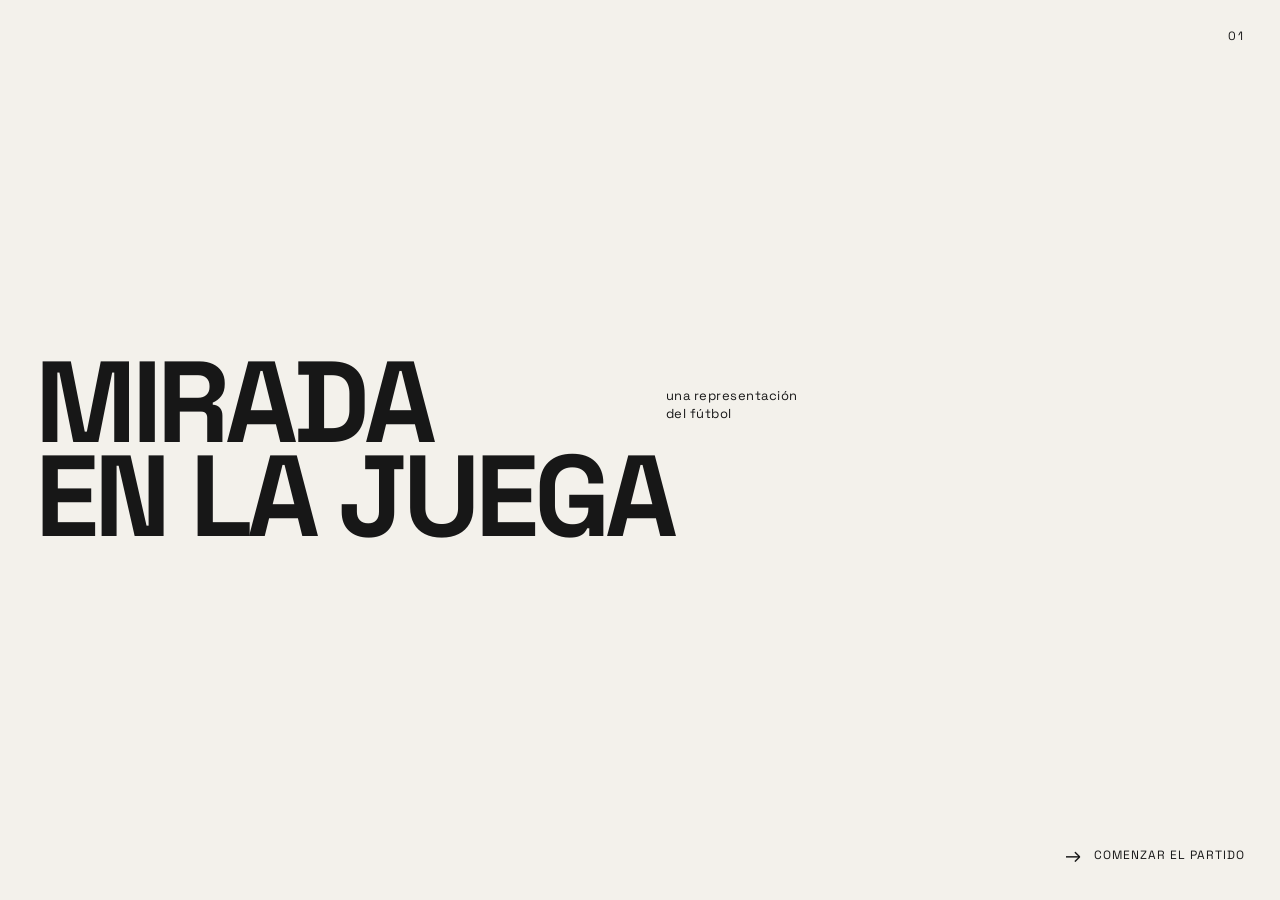
<file: index.html>
<!DOCTYPE html>
<html lang="es">

<head>
   <link rel="icon" href="imagenes/miradaenla-juega.png">
    <meta charset="UTF-8">
    <title>MIRADA EN LA JUEGA</title>

    <link rel="preconnect" href="https://fonts.googleapis.com">
    <link rel="preconnect" href="https://fonts.gstatic.com" crossorigin>
    <link href="https://fonts.googleapis.com/css2?family=Space+Grotesk:wght@400;500;600;700&display=swap" rel="stylesheet">

    <link rel="stylesheet" href="css/estilo.css">
</head>

<body>

    <div class="inicio">
        <div class="numero">01</div>
        <div class="titulo">
    <p>MIRADA</p>
    <p>EN LA JUEGA</p>
</div>
        <div class="subtitulo">
            una representación<br>
            del fútbol
        </div>

        <button id="comenzar">
            <span>→</span>
            COMENZAR EL PARTIDO
        </button>
    </div>


    <video id="partido">
        <source src="videos/partidoo.mp4" type="video/mp4">
    </video>

    <audio id="sonidoInterferencia" src="sonidos/interferenciaa.wav"></audio>
    <audio id="sonidoGol" src="sonidos/sonido.wav"></audio>

    <div id="interferencia"></div>

    <div id="pregunta">
        Si no podemos ver el acontecimiento, ¿Cómo podemos volver a él?
    </div>

    <div id="gol">
        <span>G</span>
        <span>O</span>
        <span>O</span>
        <span>O</span>
        <span>O</span>
        <span>O</span>
        <span>O</span>
        <span>L</span>
    </div>

    <div id="cancha">
        <div class="linea-medio"></div>
        <div class="circulo-medio"></div>
        <div class="area area-izquierda"></div>
        <div class="area area-derecha"></div>
        <div class="portería porteria-izquierda"></div>
        <div class="portería porteria-derecha"></div>

        <div class="jugador jugador-1"></div>
        <div class="jugador jugador-2"></div>
        <div class="jugador jugador-3"></div>
        <div class="jugador jugador-4"></div>
        <div class="jugador jugador-5"></div>
    </div>

    <img id="personaje" src="imagenes/jugador.png">

    
    <div id="introduccion">
        <div class="numero-intro">
            03
        </div>
        <div class="titulo-intro">
            ¿CÓMO RECORDAMOS LA JUGADA?
        </div>
        <div class="texto-intro">
            Una jugada pasa una vez.
            Pero podemos volver a ella de muchas formas.<br>
           ¿Qué cambia cada vez que una jugada se representa?
        </div>

        <button id="continuarCroquis">
            <span>→</span>
            SEGUIR LA JUGADA
        </button>
    </div>

    <script src="js/script.js"></script>

</body>

</html>
</file>
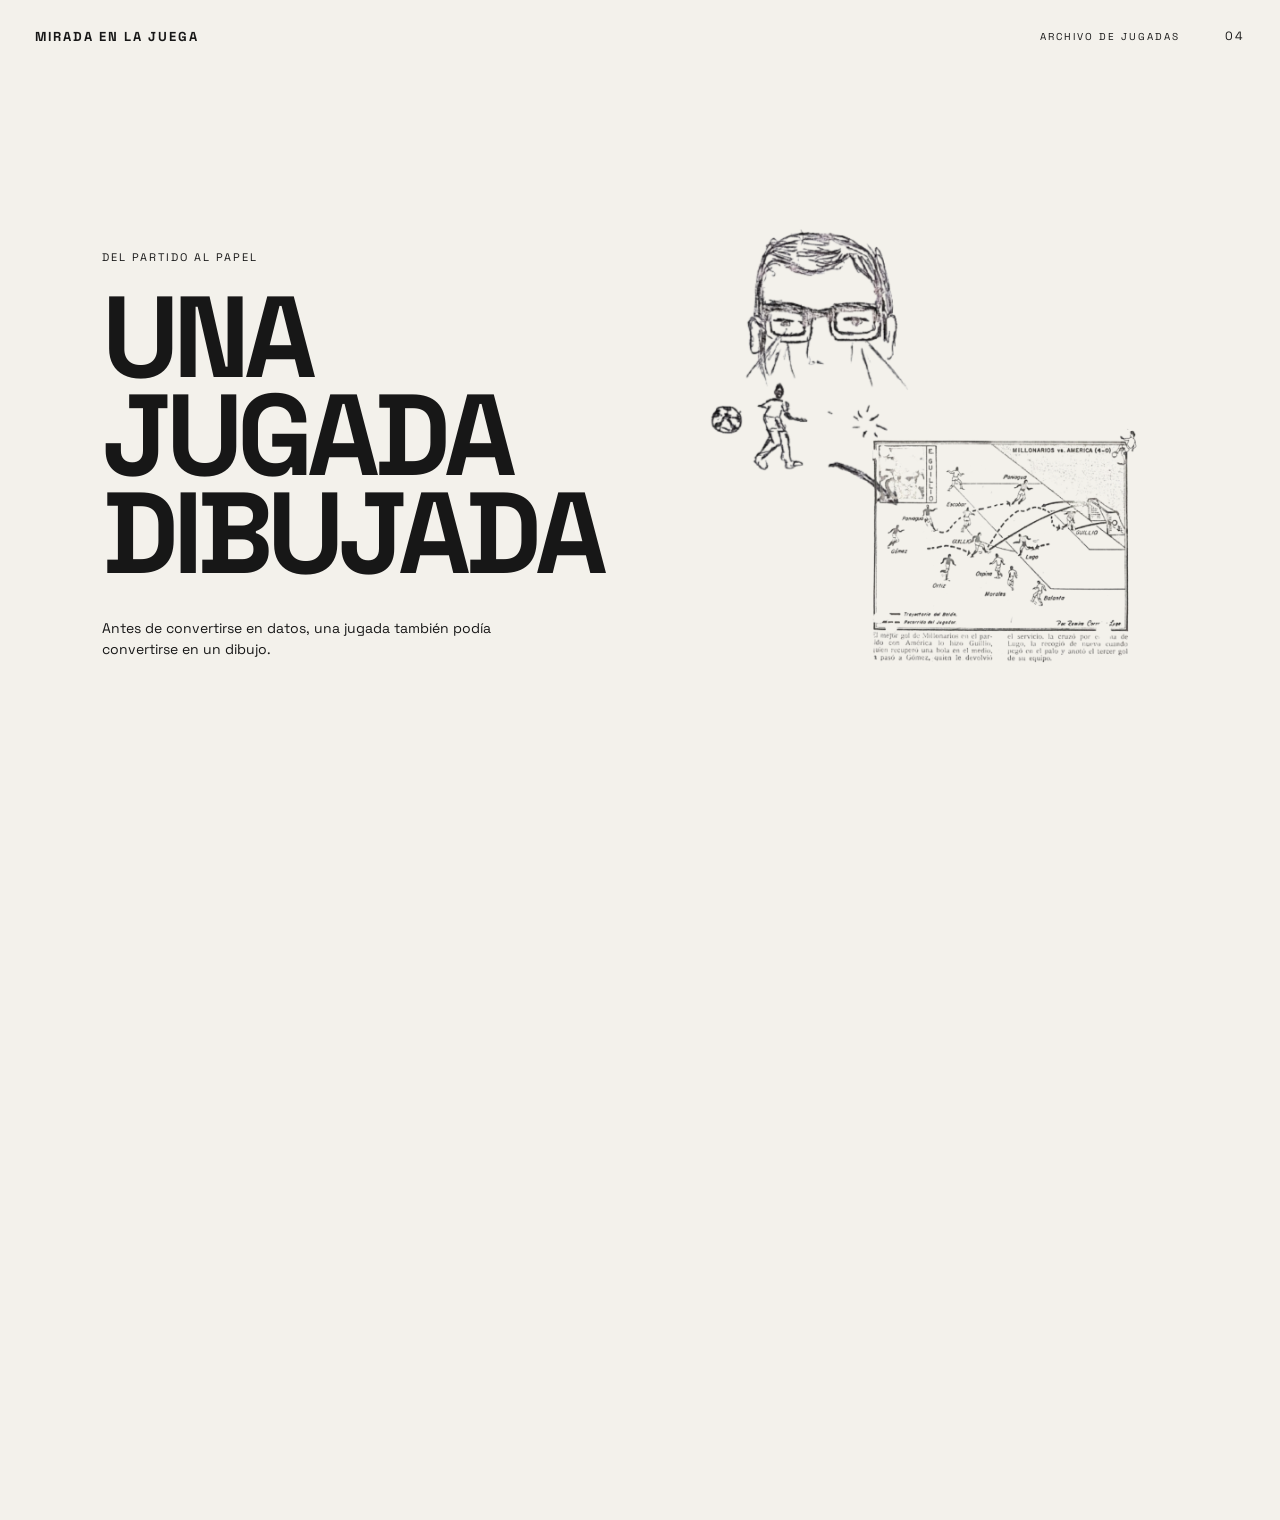
<file: croquis.html>
<!DOCTYPE html>
<html lang="es">

<head>
    <link rel="icon" href="imagenes/miradaenla-juega.png">
    <meta charset="UTF-8">

    <title>Mirada en la juega — Croquis</title>

    <link rel="preconnect" href="https://fonts.googleapis.com">
    <link rel="preconnect" href="https://fonts.gstatic.com" crossorigin>

    <link href="https://fonts.googleapis.com/css2?family=Space+Grotesk:wght@400;500;600;700&display=swap" rel="stylesheet">

    <link rel="stylesheet" href="css/croquis.css">
</head>

<body>
    <div class="numero-croquis">
        04
    </div>

    <header class="encabezado-croquis">

        <div class="marca">
            MIRADA EN LA JUEGA
        </div>

        <div class="etiqueta">
            ARCHIVO DE JUGADAS
        </div>

    </header>

    <main>

        <section class="composicion-seccion">


            <div class="intro-croquis">

                <div class="texto-pequeno">
                    DEL PARTIDO AL PAPEL
                </div>

                <h1>
                    UNA JUGADA<br>
                    DIBUJADA
                </h1>

                <p>
                    Antes de convertirse en datos, una jugada también podía
                    convertirse en un dibujo.
                </p>

            </div>

       


<div class="visor-croquis">

    <img 
        class="composicion-croquis"
        
        src="imagenes/composicioncroquis.png"
        alt="Representación de una jugada de fútbol"
    >

    <div class="continuar-croquis">
    <span>↓</span>
</div>

    <div class="punto-jugador punto-1"></div>
    <div class="punto-jugador punto-2"></div>

<div class="texto-panagua">

    <div class="etiqueta-panagua">
        PANAGUA
    </div>

<p>
    Este recorrido muestra la <strong>excelencia gráfica </strong> croquis, pues
con unas pocas flechas y posiciones, podemos entender el desplazamiento
 de un jugador dentro de una jugada.
</p>

<p>
    Del partido completo, se selecciona un momento y se transforma
    en una serie de posiciones sobre el papel.
</p>

</div>
</div>
</div>

        <div class="texto-balon">

            <div class="etiqueta-balon">
                BALÓN
            </div>

            <p>
            La trayectoria del balón resume una parte de la jugada en una sola línea.
            </p>

            <p>
                Para mostrar ese recorrido, el croquis tiene que elegir qué momentos conservar y cuáles dejar por fuera.
            </p>

        </div>

    </section>

    <div id="archivo-contenedor"></div>

</main>


<script src="js/croquis.js"></script>

</body>
</html>
</file>
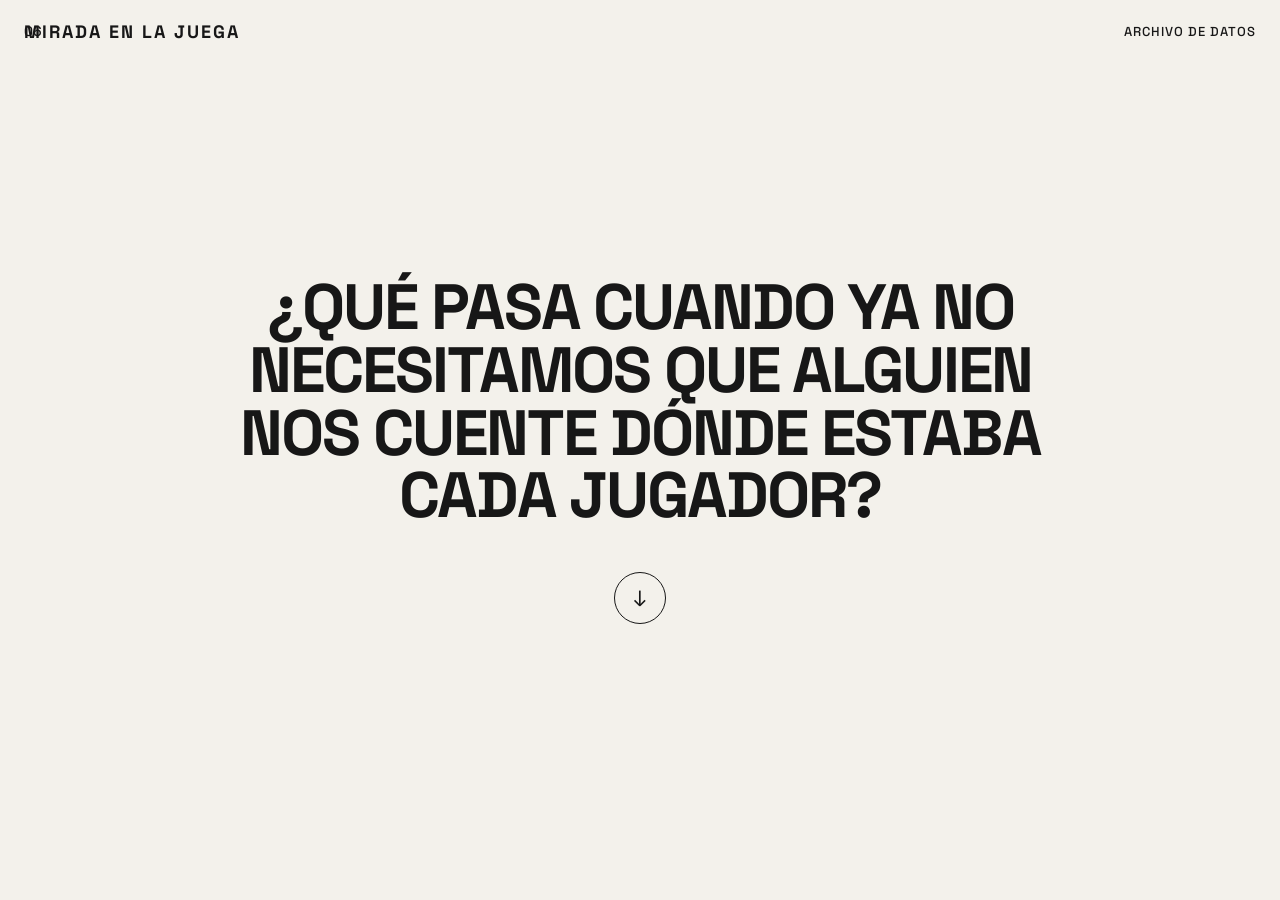
<file: datos.html>
<!DOCTYPE html>
<html lang="es">

<head>
    <link rel="icon" href="imagenes/miradaenla-juega.png">
    <meta charset="UTF-8">
    <meta name="viewport" content="width=device-width, initial-scale=1.0">

    <title>Mirada en la juega — Datos</title>

    <link rel="preconnect" href="https://fonts.googleapis.com">
    <link rel="preconnect" href="https://fonts.gstatic.com" crossorigin>

    <link
        href="https://fonts.googleapis.com/css2?family=Space+Grotesk:wght@400;500;600;700&display=swap"
        rel="stylesheet"
    >

    <link rel="stylesheet" href="css/datos.css">
</head>

<body>

    <div class="numero-datos">06</div>

    <header class="encabezado-datos">
        <div class="marca">MIRADA EN LA JUEGA</div>
        <div class="etiqueta">ARCHIVO DE DATOS</div>
    </header>


    <main class="contenedor-datos">

        <!-- PREGUNTA DE ENTRADA -->

        <section
            class="entrada-datos"
            id="entrada-datos"
        >

            <div class="pregunta-datos">
                ¿QUÉ PASA CUANDO YA NO NECESITAMOS
                QUE ALGUIEN NOS CUENTE
                DÓNDE ESTABA CADA JUGADOR?
            </div>

            <button
                class="flecha-entrada"
                id="flecha-entrada"
                aria-label="Continuar"
            >
                ↓
            </button>

        </section>


        

        <section
            class="experiencia-datos"
            id="experiencia-datos"
        >

            <div class="titulo-experiencia">
                YA PODEMOS REGISTRARLO.
            </div>


           

            <div
                class="cancha-datos"
                id="cancha-datos"
            >

                <div class="linea-central"></div>

                <div class="circulo-central"></div>

                <div class="area area-izquierda"></div>
                <div class="area area-derecha"></div>

                <div class="portería porteria-izquierda"></div>
                <div class="portería porteria-derecha"></div>


                

                <div
                    class="jugador-dato jugador-1"
                    data-jugador="1"
                ></div>

                <div
                    class="jugador-dato jugador-2"
                    data-jugador="2"
                ></div>

                <div
                    class="jugador-dato jugador-3"
                    data-jugador="3"
                ></div>

                <div
                    class="jugador-dato jugador-4"
                    data-jugador="4"
                ></div>

                <div
                    class="jugador-dato jugador-5"
                    data-jugador="5"
                ></div>

                <div
                    class="jugador-dato jugador-6"
                    data-jugador="6"
                ></div>


               

                <div
                    class="balon-dato"
                    id="balon-dato"
                >
                    ·
                </div>

            </div>


            <div
                class="info-tracking"
                id="info-tracking"
            >

                <div class="etiqueta-tracking">
                    TRACKING
                </div>

                <div class="texto-tracking">
                    El sistema registra la posición
                    de los jugadores durante la jugada.
                </div>

            </div>


            <div
                class="selector-datos"
                id="selector-datos"
            >

                <div class="pregunta-selector">
                    ¿QUÉ QUIERES VER DE LA JUGADA?
                </div>

                <div class="opciones-datos">

                    <button
                        class="opcion-dato"
                        data-modo="posicion"
                    >
                        POSICIÓN
                    </button>

                    <button
                        class="opcion-dato"
                        data-modo="recorrido"
                    >
                        RECORRIDO
                    </button>

                    <button
                        class="opcion-dato"
                        data-modo="pases"
                    >
                        PASES
                    </button>

                    <button
                        class="opcion-dato"
                        data-modo="zona"
                    >
                        ZONA
                    </button>

                </div>

            </div>



<div
    class="explicacion-dato"
    id="explicacion-dato"
>
    <div
        class="titulo-explicacion"
        id="titulo-explicacion"
    ></div>

    <p id="texto-explicacion"></p>
</div>

</section>


<div
    class="pregunta-limite"
    id="pregunta-limite"
>
    <div>
        ¿QUÉ QUEDA POR FUERA?
    </div>

    <button
        id="flecha-limite"
        class="flecha-limite"
        aria-label="Ver qué queda por fuera"
    >
        ↓
    </button>
</div>



            <section class="fuera-datos" id="fuera-datos">

    <div class="titulo-fuera">
        EL SISTEMA PUEDE REGISTRAR LA JUGADA.
    </div>

    <div class="subtitulo-fuera">
        PERO PARA CONVERTIRLA EN DATOS, HAY QUE DEJAR COSAS POR FUERA.
    </div>

    <div class="capas-fuera">

        <div class="capa-fuera capa-medible">
            <div class="etiqueta-capa">LO QUE PUEDE MEDIR</div>

            <div class="elementos-capa">
                <span>POSICIÓN</span>
                <span>VELOCIDAD</span>
                <span>DISTANCIA</span>
                <span>PASES</span>
                <span>ZONA</span>
            </div>
        </div>


        <div class="capa-fuera capa-invisible">
            <div class="etiqueta-capa">LO QUE NO PUEDE SABER SOLO CON ESO</div>

            <div class="elementos-capa">
                <span>INTENCIÓN</span>
                <span>DUDA</span>
                <span>DECISIÓN</span>
                <span>EMOCIÓN</span>
            </div>
        </div>


        <div class="capa-fuera capa-no-ocurrio">

            <div class="etiqueta-capa">
                LO QUE NO OCURRIÓ
            </div>

            <div class="frase-no-ocurrio">
                UNA DECISIÓN QUE CAMBIÓ<br>
                ANTES DE CONVERTIRSE EN ACCIÓN.
            </div>

        </div>

    </div>


    <div class="critica-datos">

    <div class="critica-principal">
        LO QUE SE MIDE
    </div>

    <div class="critica-secundaria">
        NO ES TODO LO QUE PASA
    </div>

</div>

<button
    class="flecha-cierre-datos"
    id="flecha-cierre-datos"
    aria-label="Continuar"
>
    ↓
</button>

</section>


<section class="cierre-datos" id="cierre-datos">

    <div class="cierre-principal">
        UNA JUGADA PUEDE CONVERTIRSE<br>
        EN MUCHOS DATOS.
    </div>

    <div class="cierre-secundario">
        PERO NINGUNA REPRESENTACIÓN CONTIENE LA JUGADA COMPLETA.
    </div>

    <button class="flecha-final-datos" id="flecha-final-datos">
        →
    </button>

</section>

    </main>


    <script src="js/datos.js"></script>

</body>

</html>
</file>
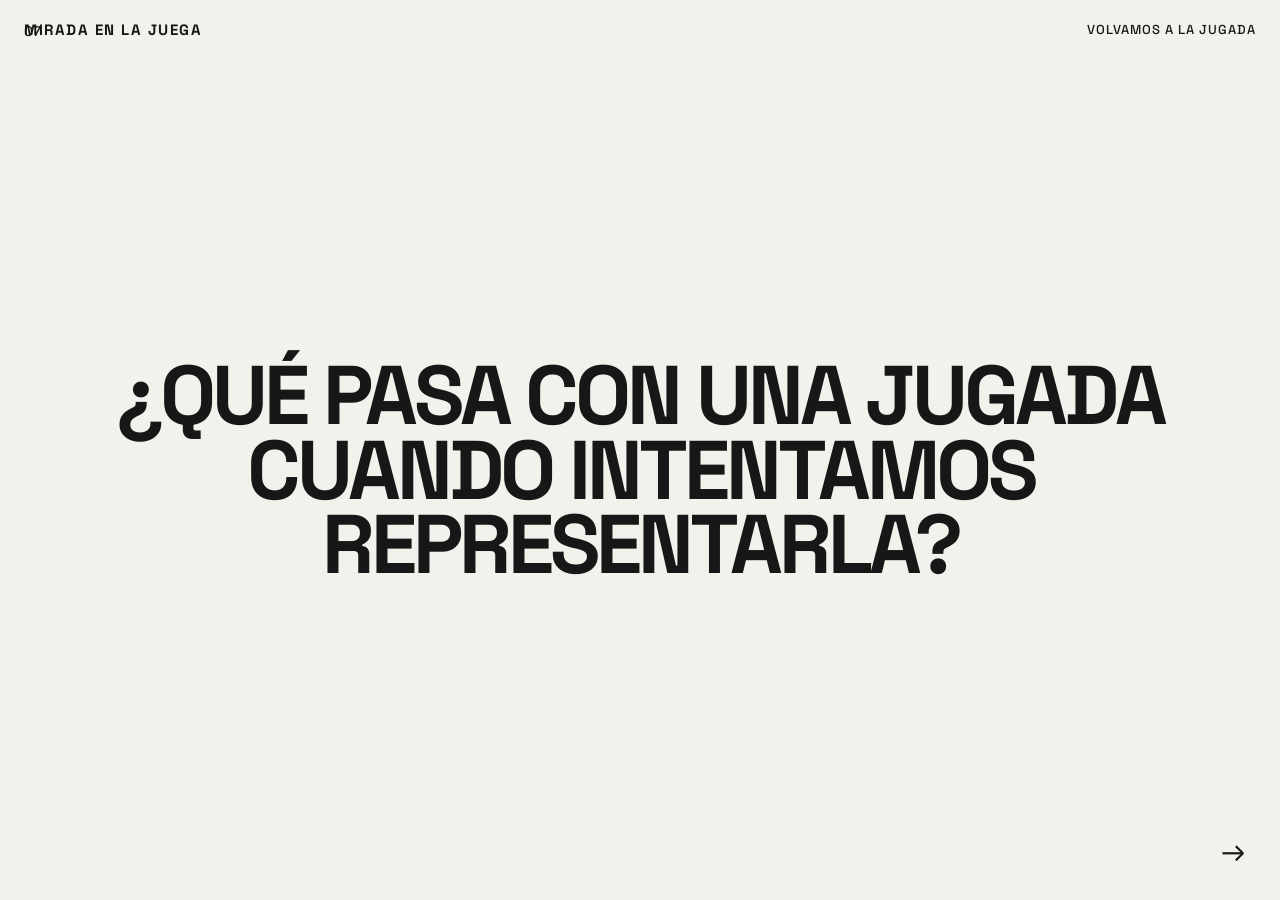
<file: final.html>
<!DOCTYPE html>
<html lang="es">

<head>

    <link rel="icon" href="imagenes/miradaenla-juega.png">
    <meta charset="UTF-8">
    <meta name="viewport" content="width=device-width, initial-scale=1.0">

    <title>Mirada en la juega — Volvamos a la jugada</title>

    <link rel="preconnect" href="https://fonts.googleapis.com">
    <link rel="preconnect" href="https://fonts.gstatic.com" crossorigin>

    <link
        href="https://fonts.googleapis.com/css2?family=Space+Grotesk:wght@400;500;600;700&display=swap"
        rel="stylesheet"
    >

    <link rel="stylesheet" href="css/final.css">
</head>

<body>

    <div class="numero-final">07</div>

    <header class="encabezado-final">
        <div class="marca">MIRADA EN LA JUEGA</div>
        <div class="etiqueta">VOLVAMOS A LA JUGADA</div>
    </header>


    <main class="cierre">

        <!-- PANTALLA 1 -->

        <section class="pantalla pantalla-1 activa">

            <div class="contenido-pantalla">
                <h1>
                    ¿QUÉ PASA CON UNA JUGADA
                    CUANDO INTENTAMOS
                    REPRESENTARLA?
                </h1>
            </div>

            <button class="flecha-final" data-siguiente>
                →
            </button>

        </section>


        <!-- PANTALLA 2 -->

        <section class="pantalla pantalla-2">

            <div class="contenido-pantalla texto-centrado">

                <p class="frase-principal">
                    No podemos guardar
                    la jugada completa.
                </p>

                <p class="frase-secundaria">
                    Tenemos que elegir
                    qué mirar.
                </p>

            </div>

            <button class="flecha-final" data-siguiente>
                →
            </button>

        </section>


        <!-- PANTALLA 3 -->

        <section class="pantalla pantalla-3">

            <div class="representaciones">

                <button class="representacion-final" data-representacion="croquis">

                    <span>CROQUIS</span>
                    <p>un momento</p>

                </button>


                <button class="representacion-final" data-representacion="radio">

                    <span>RADIO</span>
                    <p>lo que se cuenta</p>

                </button>


                <button class="representacion-final" data-representacion="tracking">

                    <span>TRACKING</span>
                    <p>lo que se puede medir</p>

                </button>

            </div>


            <!-- INFORMACIÓN DE CADA REPRESENTACIÓN -->

            <div class="info-representacion" id="info-croquis">

                <div class="info-contenido">

                    <span class="info-titulo">CROQUIS</span>

                    <p>
                        Selecciona un momento de la jugada.
                    </p>

                    <p class="info-secundaria">
                        El dibujo reconstruye una acción
                        a partir de lo observado, pero no
                        registra todo lo que ocurrió.
                    </p>

                    <button class="cerrar-info">
                        CERRAR →
                    </button>

                </div>

            </div>


            <div class="info-representacion" id="info-radio">

                <div class="info-contenido">

                    <span class="info-titulo">RADIO</span>

                    <p>
                        Selecciona lo que puede ser contado.
                    </p>

                    <p class="info-secundaria">
                        La jugada se convierte en relato:
                        alguien decide qué ocurrió y qué
                        vale la pena narrar.
                    </p>

                    <button class="cerrar-info">
                        CERRAR →
                    </button>

                </div>

            </div>


            <div class="info-representacion" id="info-tracking">

                <div class="info-contenido">

                    <span class="info-titulo">TRACKING</span>

                    <p>
                        Selecciona lo que puede ser medido.
                    </p>

                    <p class="info-secundaria">
                        Posiciones, recorridos, velocidad,
                        distancia. La jugada se convierte
                        en datos.
                    </p>

                    <button class="cerrar-info">
                        CERRAR →
                    </button>

                </div>

            </div>


            <button class="flecha-final flecha-pantalla-3" data-siguiente>
                →
            </button>

        </section>


        <!-- PANTALLA 4 -->

        <section class="pantalla pantalla-4">

            <div class="contenido-pantalla">

                <div class="frase-datos">
                    TENER MÁS DATOS<br>
                    NO SIGNIFICA TENER<br>
                    LA JUGADA COMPLETA.
                </div>

                <p class="texto-cierre">
                    Cada representación hace algo visible.<br>
                    Y deja algo por fuera.
                </p>

            </div>

            <button class="flecha-final" data-siguiente>
                →
            </button>

        </section>


        <!-- PANTALLA 5 -->

        <section class="pantalla pantalla-5">

            <div class="final-definitivo">

                <div class="frase-final">
                    <span>UNA JUGADA.</span>
                    <span>MUCHAS REPRESENTACIONES.</span>
                    <span>Y ALGO SIEMPRE QUEDA POR FUERA.</span>
                </div>

                <div class="firma-final">
                    MIRADA EN LA JUEGA
                </div>

            </div>

     <div class="creditos-final">
    <div>una página diseñada por Laura Agudelo</div>
    <div>investigación: Laura Agudelo y Antonia Corrales</div>

    <div class="credito-ia">
        IA utilizada como herramienta de apoyo para el desarrollo de la página.
    </div>
</div>
        </section>

    </main>
<audio id="audioCierre" src="sonidos/finaleje.wav"></audio>

    <script src="js/final.js"></script>

</body>
</html>
</file>
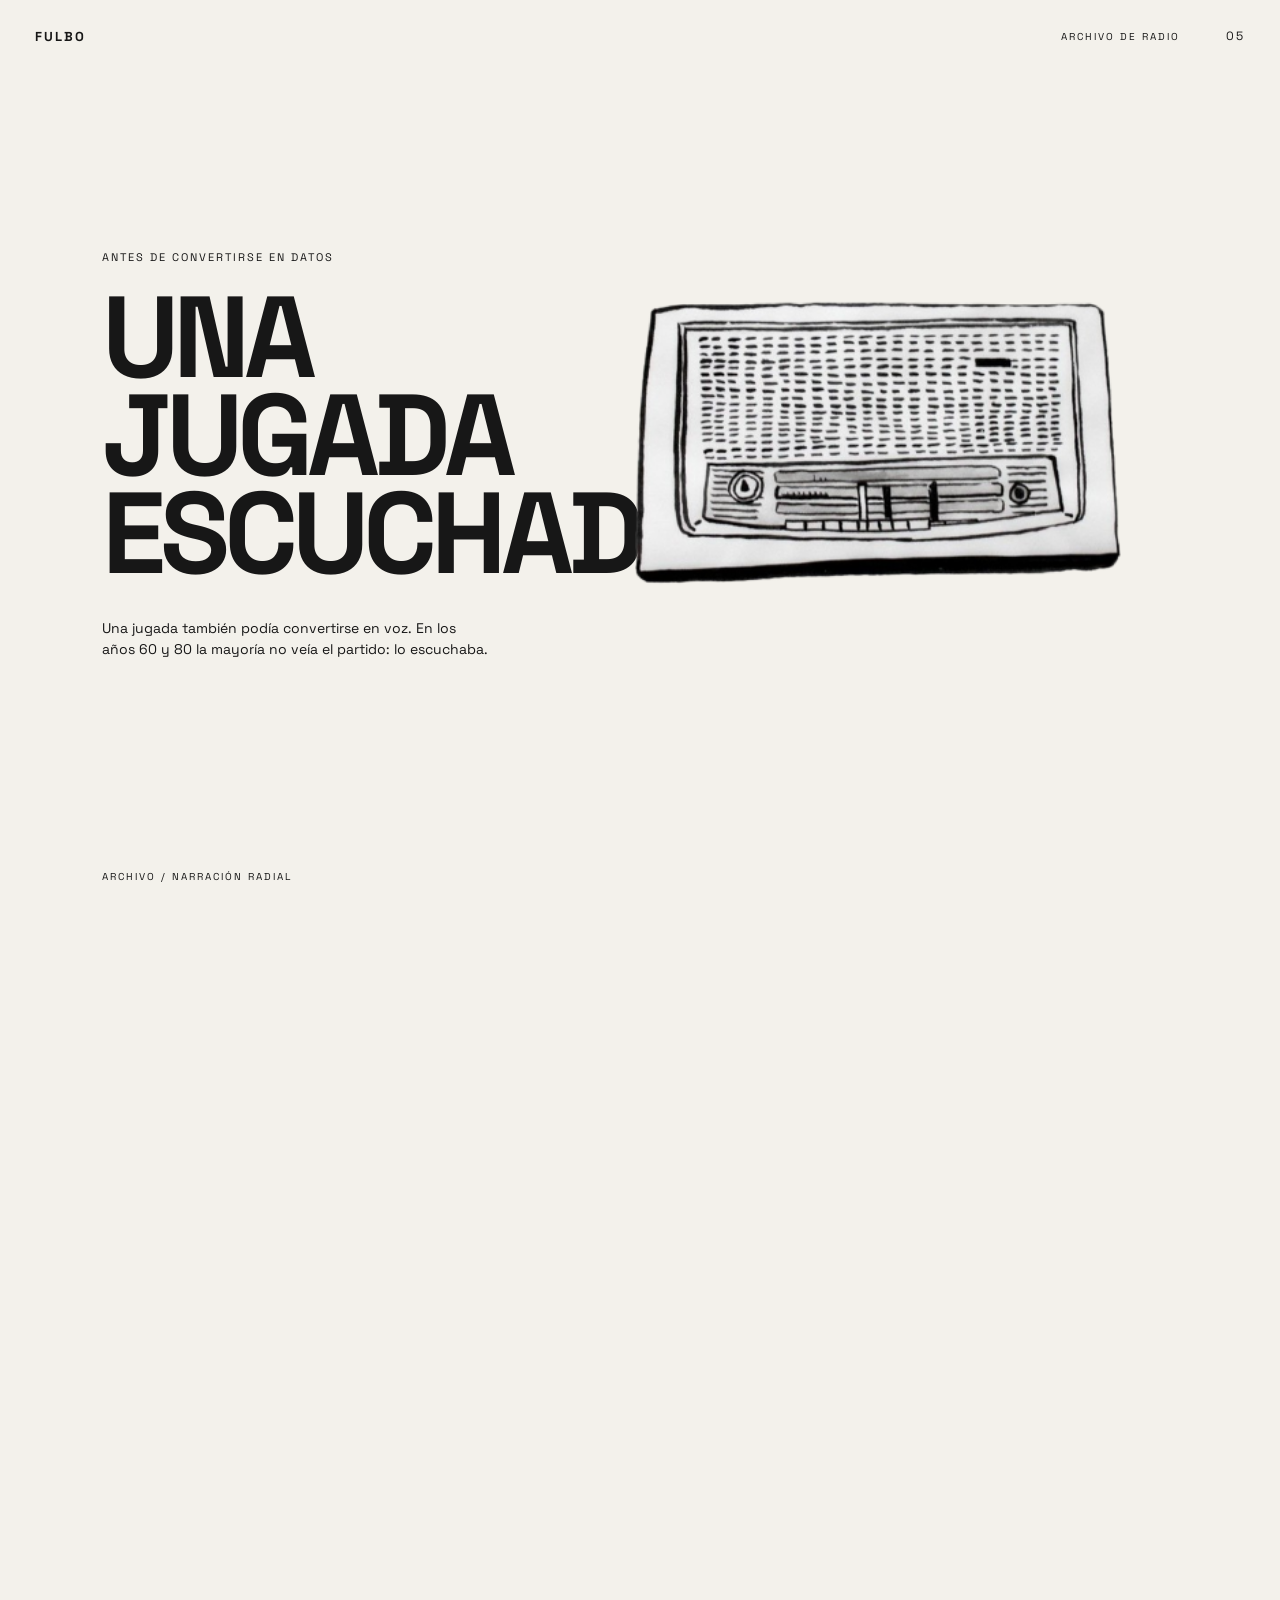
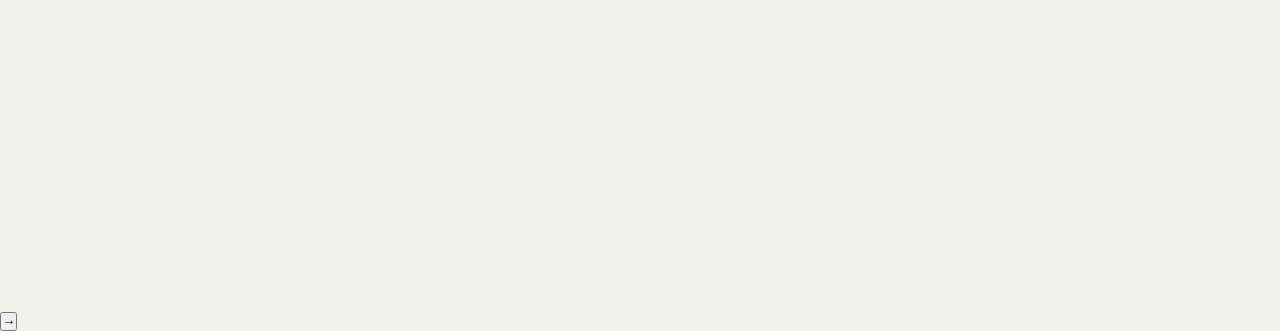
<file: Radio.html>
<!DOCTYPE html>
<html lang="es">

<head>
    <meta charset="UTF-8">
    <title>Fulbo — Radio</title>

    <link rel="preconnect" href="https://fonts.googleapis.com">
    <link rel="preconnect" href="https://fonts.gstatic.com" crossorigin>
    <link href="https://fonts.googleapis.com/css2?family=Space+Grotesk:wght@400;500;600;700&display=swap" rel="stylesheet">

    <link rel="stylesheet" href="css/croquis.css">
</head>

<body>

    <!-- NÚMERO DE SECCIÓN -->
    <div class="numero-croquis">
        05
    </div>

    <!-- ENCABEZADO -->
    <header class="encabezado-croquis">
        <div class="marca">
            FULBO
        </div>
        <div class="etiqueta">
            ARCHIVO DE RADIO
        </div>
    </header>

    <!-- CONTENIDO -->
    <main>
        <section class="composicion-seccion">

            <!-- TEXTO INTRODUCTORIO -->
            <div class="intro-croquis">
                <div class="texto-pequeno">
                    ANTES DE CONVERTIRSE EN DATOS
                </div>
                <h1>
                    UNA JUGADA<br>
                    ESCUCHADA
                </h1>
                <p>
                    Una jugada también podía convertirse en voz. En los años 60 y 80 la mayoría no veía el partido: lo escuchaba.
                </p>
            </div>

            <!-- VISOR E IMAGEN -->
            <div class="visor-croquis">
                <img 
                    class="composicion-croquis"
                    src="imagenes/radio.png"
                    alt="Representación de una radio antigua"
                >
            </div>

            <!-- TEXTO RELATOR -->
            <div class="texto-panagua">
                <div class="etiqueta-panagua">
                    EL RELATO
                </div>
                <p>
                    El relator convertía la acción en una narración en tiempo real. Seleccionaba el ritmo, el tono, las pausas y el grito del gol.
                </p>
                <p>
                    El oyente no veía posiciones ni trayectorias exactas. Imaginaba la jugada a partir de las palabras y del sonido de la tribuna. Del partido completo se selecciona un relato y se transforma en secuencia sonora. La radio no reproduce la jugada: la convierte en voz.
                </p>
            </div>

            <!-- TEXTO QUÉ SELECCIONA / QUÉ DEJA FUERA -->
            <div class="texto-balon">
                <div class="etiqueta-balon">
                    SELECCIÓN Y LÍMITE
                </div>
                <p>
                    <strong>Qué selecciona:</strong> El relato en tiempo real, el tono emocional, el ruido de la cancha, el momento del gol.
                </p>
                <p>
                    <strong>Qué deja fuera:</strong> Las posiciones exactas, la trayectoria visual del balón, el ángulo del disparo, todo lo que no entra en la voz del relator.
                </p>
            </div>

        </section>

        <!-- SECCIÓN ARCHIVO -->
        <section class="archivo-ramiro">
            <div class="archivo-etiqueta">
                ARCHIVO / NARRACIÓN RADIAL
            </div>
            <div class="archivo-espacio">
            </div>
        </section>

        <!-- NAVEGACIÓN / SIGUIENTE -->
        <nav class="navegacion-diapositiva">
            <button id="comenzar" aria-label="Siguiente diapositiva">
                <span>→</span>
            </button>
        </nav>
    </main>

    <script src="js/croquis.js"></script>

</body>

</html>
</file>
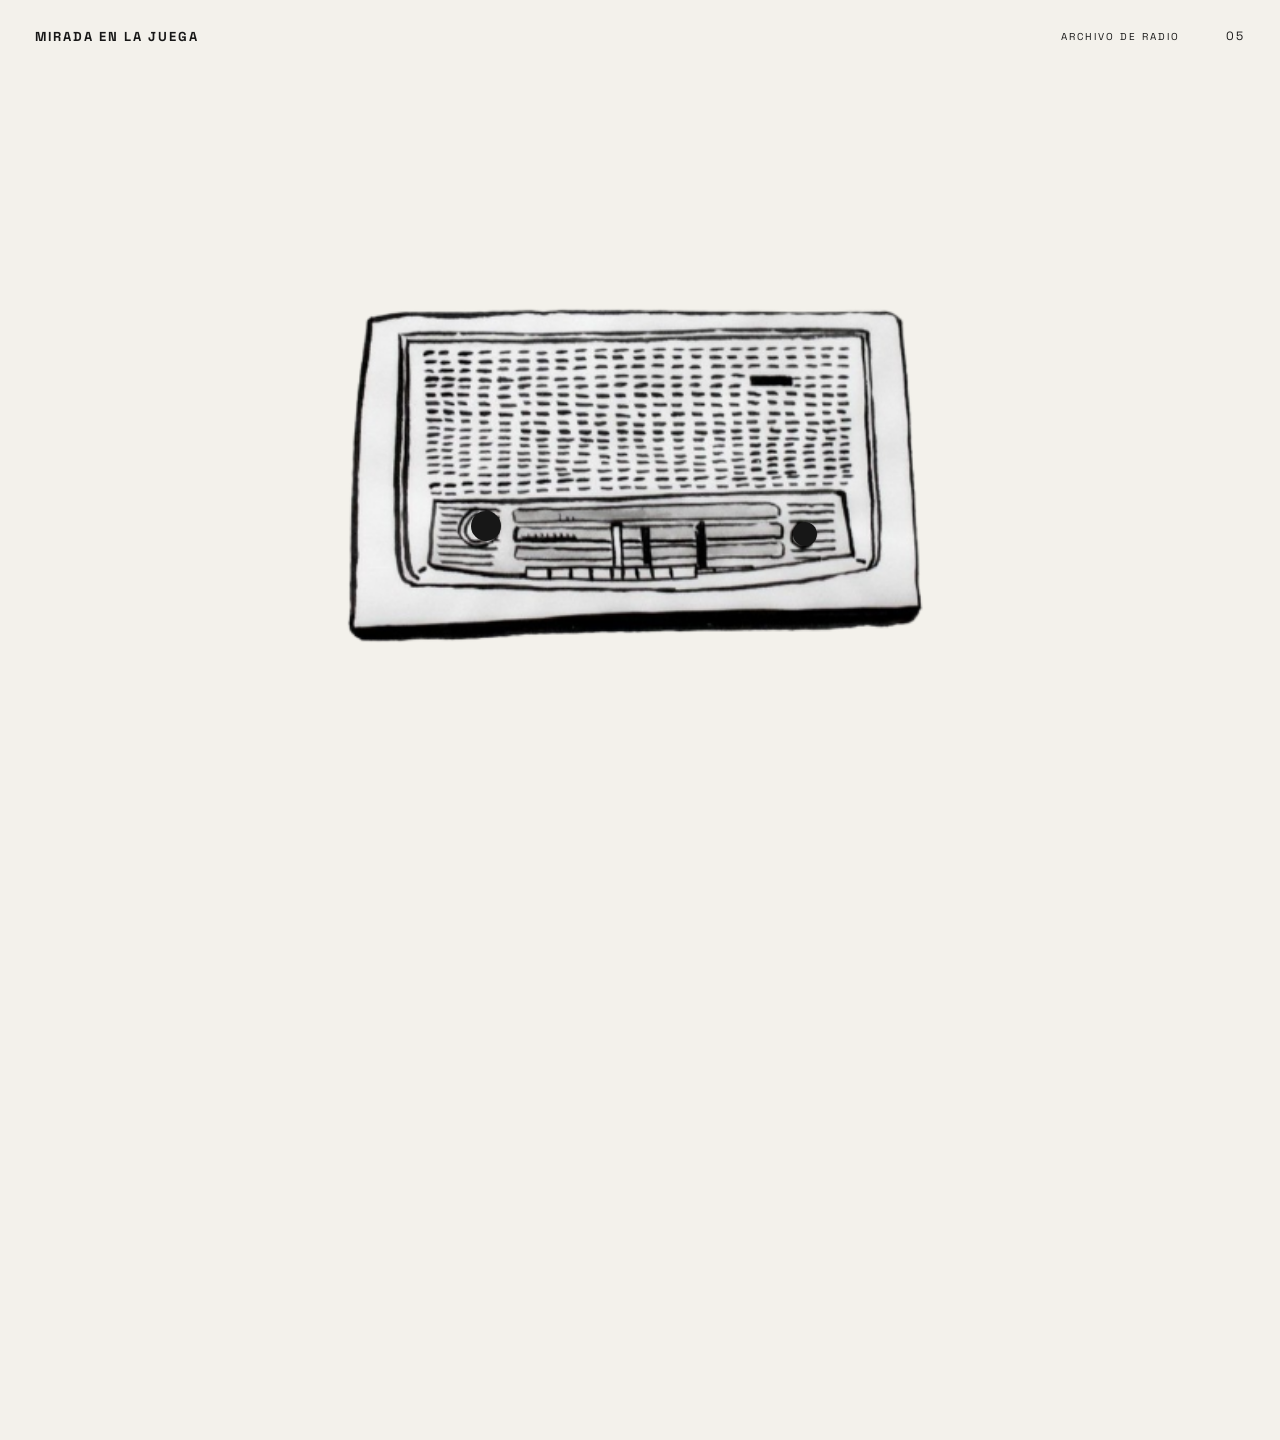
<file: radio.html>
<!DOCTYPE html>
<html lang="es">

<head>

    <meta charset="UTF-8">
    <link rel="icon" href="imagenes/miradaenla-juega.png">

    <title>Mirada en la juega — Radio</title>

    <link rel="preconnect" href="https://fonts.googleapis.com">
    <link rel="preconnect" href="https://fonts.gstatic.com" crossorigin>

    <link
        href="https://fonts.googleapis.com/css2?family=Space+Grotesk:wght@400;500;600;700&display=swap"
        rel="stylesheet"
    >

    <link rel="stylesheet" href="css/croquis.css">
    <link rel="stylesheet" href="css/radio.css">

</head>


<body>
 

    <div class="numero-croquis">
        05
    </div>

    <header class="encabezado-croquis">

        <div class="marca">
            MIRADA EN LA JUEGA
        </div>

        <div class="etiqueta">
            ARCHIVO DE RADIO
        </div>

    </header>


    <main class="contenedor-principal-radio">

        <div class="contenedor-radio-perillas">

            <img
                class="radio-imagen"
                src="imagenes/radio.png"
                alt="Radio antigua"
            >

            <button
                id="btn-relato"
                class="perilla perilla-relato"
                aria-label="Buscar frecuencia"
            ></button>


    

            <button
                id="btn-seleccion"
                class="perilla perilla-seleccion"
                aria-label="Mostrar lo que no se escucha"
            ></button>


            <div
                class="frecuencia-radio"
                id="frecuencia-radio"
            >
                <span id="frecuencia-texto">
                    BUSCA LA FRECUENCIA
                </span>
            </div>

        </div>



        <div class="titulo-reconstruccion">
            RECONSTRUCCIÓN DE LA JUGADA
        </div>

        <section
            class="reconstruccion-jugada"
            id="reconstruccion-jugada"
        >

            <div
                class="secuencia-jugada"
                id="secuencia-jugada"
            >

                <div
                    class="paso-jugada paso-faustino"
                    id="paso-faustino"
                >
                    FAUSTINO
                </div>


                <div
                    class="flecha-jugada flecha-1"
                    id="flecha-1"
                >
                    ↓
                </div>


                <div
                    class="paso-jugada paso-accion"
                    id="paso-accion"
                >
                    ACCIÓN
                </div>


                <div
                    class="flecha-jugada flecha-2"
                    id="flecha-2"
                >
                    ↓
                </div>


                <div
                    class="paso-jugada paso-gol"
                    id="paso-gol"
                >
                    <span>G</span>
                    <span>O</span>
                    <span>O</span>
                    <span>O</span>
                    <span>L</span>
                </div>

            </div>

            <div
                class="texto-radio-final"
                id="texto-radio-final"
            >

                <div class="titulo-radio-final">
                    LA JUGADA TAMBIÉN SE NARRABA
                </div>

                <p>
                    La radio convertía el partido en una secuencia de voces.
                    El narrador seleccionaba qué contar: quién tenía el balón,
                    hacia dónde avanzaba, quién aparecía y cuándo llegaba el gol.
                </p>

            </div>

        </section>



        <section
            class="capa-omitida"
            id="capa-omitida"
        >

            <div class="titulo-omitido">
                LO QUE NO SE ESCUCHA
            </div>

            <div class="elemento-omitido posiciones">

                <span>POSICIONES</span>

                <div class="puntos-espacio">
                    <i></i>
                    <i></i>
                    <i></i>
                </div>

            </div>


            <div class="elemento-omitido espacio">

                <span>ESPACIO</span>

                <div class="linea-espacio">
                    <b>←</b>
                    <hr>
                    <b>→</b>
                </div>

            </div>


            <div class="elemento-omitido trayectoria">

                <span>TRAYECTORIA</span>

                <div class="linea-trayectoria">
                    <i></i>
                    <span>→</span>
                    <i></i>
                    <span>→</span>
                    <i></i>
                </div>

            </div>

        </section>


        <section class="investigacion-radio">

            <button
                class="boton-investigacion"
                data-popup="popup-contexto"
            >
                CONTEXTO<br>HISTÓRICO
            </button>


            <button
                class="boton-investigacion"
                data-popup="popup-representacion"
            >
                ¿CÓMO FUNCIONABA<br>LA REPRESENTACIÓN?
            </button>


            <button
                class="boton-investigacion"
                data-popup="popup-croquis"
            >
                RELACIÓN<br>CON EL CROQUIS
            </button>

        </section>


        <div
            class="popup-radio"
            id="popup-contexto"
        >

            <button
                class="cerrar-popup"
                aria-label="Cerrar"
            >
                ×
            </button>

            <div class="contenido-popup">

                <div class="titulo-popup">
                    CONTEXTO HISTÓRICO
                </div>

                <p>
                    El croquis y la radio fueron sistemas de representación
                    que coexistieron durante buena parte del siglo XX.
                    Ambos respondían a una misma necesidad: volver
                    representable una jugada que no podía ser vista
                    por todas las personas.
                </p>

                <p>
                    Con la llegada de la televisión aparecieron nuevas
                    posibilidades de representación mediante imágenes
                    en movimiento. Aun así, durante buena parte de los
                    años 60, 70 y 80, el fútbol colombiano tuvo una
                    presencia limitada en televisión, por lo que la radio
                    continuó siendo una de las principales formas de
                    seguir los partidos.
                </p>

            </div>

        </div>


    

        <div
            class="popup-radio"
            id="popup-representacion"
        >

            <button
                class="cerrar-popup"
                aria-label="Cerrar"
            >
                ×
            </button>

            <div class="contenido-popup">

                <div class="titulo-popup">
                    ¿CÓMO FUNCIONABA LA REPRESENTACIÓN?
                </div>

                <p>
                    La radio puede entenderse como un
                    <strong>sistema de representación complejo</strong>
                    que realizaba un <strong>mapeo</strong> ya que transformaba
                    un fenómeno que no podía verse directamente (el partido)
                    en una experiencia que podía seguirse mediante la escucha.
                </p>

                <p>
                    Este mapeo dependía de la selección del narrador.
                    Mientras el partido ocurría, debía decidir qué contar:
                    quién tenía el balón, qué movimiento era importante,
                    qué estaba sucediendo y qué momento merecía ser narrado.
                    La voz convertía esos acontecimientos en palabras,
                    mientras el oyente completaba con su imaginación
                    aquello que no podía ver.
                </p>

            </div>

        </div>



        <div
            class="popup-radio"
            id="popup-croquis"
        >

            <button
                class="cerrar-popup"
                aria-label="Cerrar"
            >
                ×
            </button>

            <div class="contenido-popup">

                <div class="titulo-popup">
                    RELACIÓN CON EL CROQUIS
                </div>

                <p>
                    Aunque ambos sistemas representaban una misma jugada,
                    cada uno realizaba el mapeo de una manera diferente.
                </p>

                <div class="comparacion-representaciones">

                    <div>
                        <strong>CROQUIS</strong>
                        <span>
                            Observar → seleccionar → interpretar → dibujar
                        </span>
                    </div>

                    <div>
                        <strong>RADIO</strong>
                        <span>
                            Escuchar → seleccionar → narrar → imaginar
                        </span>
                    </div>

                </div>

                <p>
                    El croquis fijaba la jugada en el papel después de que
                    ocurría. La radio la construía mientras ocurría.
                    En ambos casos, representar implicaba seleccionar:
                    hacer visibles algunos aspectos del acontecimiento
                    y dejar otros por fuera.
                </p>

            </div>

        </div>


        <audio
            id="audio-radio"
            src="sonidos/radio.wav"
            preload="auto"
        ></audio>

        <audio
            id="audio-interferencia"
            src="sonidos/interferenciaradio.mp3"
            preload="auto"
        ></audio>


        <div
            class="continuar-radio"
            id="continuar-radio"
        >
            →
        </div>

    </main>


    <script src="js/radio.js"></script>

</body>

</html>
</file>
<file: css/estilo.css>
body {
    margin: 0;
    height: 100vh;

    display: flex;
    justify-content: center;
    align-items: center;

    background: #f3f1eb;
    color: #171717;

    font-family: "Space Grotesk", sans-serif;
}

video {
    width: 50%;
    display: none;
}


/* =========================
   INICIO
========================= */

.inicio {
    position: absolute;
    inset: 0;

    width: 100%;
    height: 100%;

    z-index: 10;

    background: #f3f1eb;

    overflow: hidden;
}


/* NÚMERO */

.numero {
    position: absolute;

    top: 28px;
    right: 35px;

    font-size: 12px;
    letter-spacing: 2px;
}


/* TÍTULO */

/* =========================
   TÍTULO
========================= */

.titulo {
    position: absolute;

    left: 35px;
    top: 50%;

    transform: translateY(-50%);

    color: #171717;

    white-space: nowrap;

    animation: entradaTitulo 1s ease-out forwards;
}

.titulo p {
    margin: 0;

    font-size: clamp(65px, 9vw, 135px);
    font-weight: 700;

    letter-spacing: -5px;
    line-height: 0.82;
}

/* SUBTÍTULO */

.subtitulo {
    position: absolute;

    left: 52%;
    top: 43%;

    font-size: 13px;
    line-height: 1.4;
    letter-spacing: 0.5px;

    color: #171717;

    animation: aparecerTexto 1s ease-out 0.4s both;
}


/* BOTÓN COMENZAR */

#comenzar {
    position: absolute;

    right: 35px;
    bottom: 35px;

    display: flex;
    align-items: center;
    gap: 12px;

    padding: 0;

    background: none;
    border: none;

    font-family: "Space Grotesk", sans-serif;
    font-size: 12px;
    letter-spacing: 1px;

    color: #171717;

    cursor: pointer;

    transition: gap 0.3s ease;
}

#comenzar span {
    font-size: 20px;
    line-height: 1;

    transition: transform 0.3s ease;
}

#comenzar:hover {
    gap: 17px;
}

#comenzar:hover span {
    transform: translateX(4px);
}


/* ENTRADA DEL TÍTULO */

@keyframes entradaTitulo {

    from {
        opacity: 0;
        transform: translate(-30px, -50%);
    }

    to {
        opacity: 1;
        transform: translate(0, -50%);
    }

}


/* ENTRADA DEL SUBTÍTULO */

@keyframes aparecerTexto {

    from {
        opacity: 0;
        transform: translateX(15px);
    }

    to {
        opacity: 1;
        transform: translateX(0);
    }

}


/* =========================
   BOTÓN SALTAR
========================= */

#saltar {
    position: fixed;

    bottom: 20px;
    right: 20px;

    background: #f3f1eb;
    color: #171717;

    border: none;
    padding: 0;

    font-family: "Space Grotesk", sans-serif;
    font-size: 24px;

    cursor: pointer;

    z-index: 50;
}

#saltar:hover {
    transform: translateX(5px);
}


/* =========================
   PREGUNTA
========================= */

#pregunta {
    display: none;

    position: absolute;

    left: 8%;
    top: 50%;

    transform: translateY(-50%);

    width: 550px;

    font-family: "Space Grotesk", sans-serif;

    font-size: clamp(38px, 5vw, 70px);
    font-weight: 500;

    line-height: 0.95;
    letter-spacing: -2px;

    text-align: left;

    color: #171717;

    animation: aparecerPregunta 1s ease-out forwards;
}


/* NÚMERO DE ESCENA */

#pregunta::before {
    content: "02";

    position: absolute;

    top: -45px;
    left: 3px;

    font-size: 11px;
    font-weight: 400;

    letter-spacing: 2px;
}


/* ENTRADA */

@keyframes aparecerPregunta {

    from {
        opacity: 0;
        transform: translate(-20px, -50%);
    }

    to {
        opacity: 1;
        transform: translate(0, -50%);
    }

}


/* =========================
   INTERFERENCIA
========================= */

#interferencia {
    display: none;

    position: fixed;
    inset: 0;

    background: repeating-linear-gradient(
        to bottom,
        black 0px,
        black 2px,
        white 2px,
        white 4px
    );

    z-index: 20;

    animation: ruido 0.08s infinite;
}

@keyframes ruido {

    0% {
        transform: translateX(0);
    }

    25% {
        transform: translateX(-8px);
    }

    50% {
        transform: translateX(8px);
    }

    75% {
        transform: translateX(-4px);
    }

    100% {
        transform: translateX(4px);
    }

}


/* =========================
   GOOOOOOL
========================= */

#gol {
    display: none;

    position: absolute;

    font-family: "Space Grotesk", sans-serif;

    font-size: 80px;
    font-weight: 700;
    letter-spacing: 2px;

    text-align: center;

    color: #171717;

    z-index: 5;

    animation: entradaGol 0.9s ease-out;
}


/* ENTRADA DEL GOL */

@keyframes entradaGol {

    0% {
        transform: translateX(-120px);
        opacity: 0;
    }

    55% {
        transform: translateX(15px);
        opacity: 1;
    }

    75% {
        transform: translateX(-5px);
    }

    100% {
        transform: translateX(0);
        opacity: 1;
    }

}


/* LETRAS */

#gol span {
    display: inline-block;

    animation: bailarGol 0.7s ease-in-out 0.9s infinite alternate;
}


/* BAILE */

@keyframes bailarGol {

    0% {
        transform: translateY(-3px) rotate(-2deg);
    }

    100% {
        transform: translateY(3px) rotate(2deg);
    }

}


/* PEQUEÑAS DIFERENCIAS ENTRE LETRAS */

#gol span:nth-child(1) {
    animation-delay: 0.9s;
}

#gol span:nth-child(2) {
    animation-delay: 0.98s;
}

#gol span:nth-child(3) {
    animation-delay: 1.06s;
}

#gol span:nth-child(4) {
    animation-delay: 0.94s;
}

#gol span:nth-child(5) {
    animation-delay: 1.02s;
}

#gol span:nth-child(6) {
    animation-delay: 1.10s;
}

#gol span:nth-child(7) {
    animation-delay: 0.96s;
}

#gol span:nth-child(8) {
    animation-delay: 1.04s;
}
/* =========================
   CANCHA
========================= */

#cancha {
    display: none;

    position: absolute;

    width: 70%;
    height: 400px;

    border: 2px solid #171717;

    opacity: 0;

    animation: aparecerCancha 1s forwards;
}

@keyframes aparecerCancha {

    from {
        opacity: 0;
    }

    to {
        opacity: 1;
    }

}


/* =========================
   LÍNEA DEL MEDIO
========================= */

.linea-medio {
    position: absolute;

    left: 50%;
    top: 0;

    width: 2px;
    height: 0;

    background: #171717;

    animation: dibujarLinea 2s forwards;
    animation-delay: 1s;
}

@keyframes dibujarLinea {

    from {
        height: 0;
    }

    to {
        height: 100%;
    }

}


/* =========================
   CÍRCULO CENTRAL
========================= */

.circulo-medio {
    position: absolute;

    left: 50%;
    top: 50%;

    width: 0;
    height: 0;

    border: 2px solid #171717;
    border-radius: 50%;

    transform: translate(-50%, -50%);

    animation: dibujarCirculo 2s forwards;
    animation-delay: 3s;
}

@keyframes dibujarCirculo {

    from {
        width: 0;
        height: 0;
    }

    to {
        width: 100px;
        height: 100px;
    }

}


/* =========================
   ÁREAS
========================= */

.area {
    position: absolute;

    top: 25%;

    width: 0;
    height: 50%;

    border: 2px solid #171717;

    animation: dibujarArea 2s forwards;
    animation-delay: 5s;
}

.area-izquierda {
    left: 0;
}

.area-derecha {
    right: 0;
}

@keyframes dibujarArea {

    from {
        width: 0;
    }

    to {
        width: 100px;
    }

}


/* =========================
   PORTERÍAS
========================= */

.portería {
    position: absolute;

    top: 40%;

    width: 0;
    height: 20%;

    border: 2px solid #171717;

    animation: dibujarPorteria 1s forwards;
    animation-delay: 7s;
}

.porteria-izquierda {
    left: -32px;
}

.porteria-derecha {
    right: -32px;
}

@keyframes dibujarPorteria {

    from {
        width: 0;
    }

    to {
        width: 30px;
    }

}


/* =========================
   JUGADORES
========================= */

.jugador {
    position: absolute;

    width: 18px;
    height: 18px;

    background: #171717;

    border-radius: 50%;

    opacity: 0;

    transition: scale 0.2s ease;
}


/* POSICIONES */

.jugador-1 {
    left: 15%;
    top: 25%;
}

.jugador-2 {
    left: 30%;
    top: 70%;
}

.jugador-3 {
    left: 48%;
    top: 20%;
}

.jugador-4 {
    left: 68%;
    top: 72%;
}

.jugador-5 {
    left: 80%;
    top: 30%;
}


/* APARICIÓN */

.jugador.visible {
    animation: aparecerJugador 0.5s forwards;
}

@keyframes aparecerJugador {

    from {
        opacity: 0;
        scale: 0;
    }

    to {
        opacity: 1;
        scale: 1;
    }

}


/* =========================
   JUGADOR 5
========================= */

.jugador-5 {
    cursor: pointer;
}

.jugador-5:hover {
    scale: 1.5;
}


/* CÍRCULO QUE LLAMA LA ATENCIÓN */

.jugador-5.llamar {
    animation: pulsar 1.2s ease-in-out infinite;
}

@keyframes pulsar {

    0%, 100% {
        scale: 1;
        opacity: 1;
    }

    50% {
        scale: 1.35;
        opacity: 1;
    }

}


/* TEXTO "PULSA" */

.jugador-5.llamar::after {
    content: "pulsa";

    position: absolute;

    top: 28px;
    left: 50%;

    transform: translateX(-50%);

    font-family: "Space Grotesk", sans-serif;
    font-size: 14px;

    color: #171717;

    white-space: nowrap;

    opacity: 0;

    animation: aparecerPulsa 1.5s ease-in-out infinite;
    animation-delay: 1.5s;
}

@keyframes aparecerPulsa {

    0%, 100% {
        opacity: 0;
    }

    50% {
        opacity: 1;
    }

}


/* =========================
   SALIDA DE LA CANCHA
========================= */

#cancha.salir {
    transform: scale(0.2);

    opacity: 0;

    transition: all 1s ease;
}


/* =========================
   PERSONAJE
========================= */

#personaje {
    position: fixed;

    left: 50%;
    top: 50%;

    width: 180px;
    height: auto;

    transform: translate(-50%, -50%) scale(0);

    opacity: 0;

    transition: all 0.8s ease;
}

#personaje.aparecer {
    transform: translate(-50%, -50%) scale(1);

    opacity: 1;
}

/* =========================
   INTRODUCCIÓN
========================= */

#introduccion {
    display: none;

    position: fixed;

    left: 8%;
    top: 50%;

    transform: translateY(-50%);

    width: 430px;

    color: #171717;
}


/* NÚMERO */

.numero-intro {
    margin-bottom: 25px;

    font-size: 11px;
    letter-spacing: 2px;
}


/* TÍTULO */

.titulo-intro {
    font-size: clamp(32px, 4vw, 55px);
    font-weight: 500;

    line-height: 0.95;
    letter-spacing: -2px;

    margin-bottom: 22px;
}


/* TEXTO */

.texto-intro {
    font-size: 14px;
    line-height: 1.4;
    letter-spacing: 0.2px;
}


/* ENTRADA */

#introduccion.aparecer {
    display: block;

    animation: aparecerIntro 0.8s ease-out forwards;
}


@keyframes aparecerIntro {

    from {
        opacity: 0;
        transform: translate(-20px, -50%);
    }

    to {
        opacity: 1;
        transform: translate(0, -50%);
    }

}

#continuarCroquis {
    display: flex;

    align-items: center;

    gap: 12px;

    margin-top: 35px;

    padding: 0;

    border: none;

    background: none;

    color: #171717;

    font-family: "Space Grotesk", sans-serif;

    font-size: 11px;

    letter-spacing: 1px;

    cursor: pointer;

    transition: gap 0.3s ease;
}

#continuarCroquis span {
    font-size: 20px;

    transition: transform 0.3s ease;
}

#continuarCroquis:hover {
    gap: 18px;
}

#continuarCroquis:hover span {
    transform: translateX(4px);
}
</file>
<file: css/croquis.css>
* {
    margin: 0;
    padding: 0;
    box-sizing: border-box;
}

body {
    background: #f3f1eb;
    color: #171717;
    font-family: "Space Grotesk", sans-serif;
    min-height: 160vh;
}


/* =========================
   NÚMERO
========================= */

.numero-croquis {
    position: fixed;
    top: 28px;
    right: 35px;
    font-size: 12px;
    letter-spacing: 2px;
}


/* =========================
   ENCABEZADO
========================= */

.encabezado-croquis {
    position: absolute;
    top: 28px;
    left: 35px;
    right: 100px;
    display: flex;
    justify-content: space-between;
    align-items: center;
}

.marca {
    font-size: 13px;
    font-weight: 700;
    letter-spacing: 2px;
}

.etiqueta {
    font-size: 10px;
    letter-spacing: 2px;
}


/* =========================
   INTRO
========================= */

.intro-croquis {
    padding-top: 150px;
    margin-left: 8%;
    width: 500px;
}

.texto-pequeno {
    font-size: 11px;
    letter-spacing: 2px;
    margin-bottom: 25px;
}

.intro-croquis h1 {
    font-size: clamp(65px, 9vw, 130px);
    line-height: 0.85;
    letter-spacing: -6px;
    font-weight: 700;
}

.intro-croquis p {
    margin-top: 35px;
    width: 390px;
    font-size: 14px;
    line-height: 1.5;
}


/* =========================
   COMPOSICIÓN PRINCIPAL
========================= */

.composicion-seccion {
    display: flex;
    align-items: center;
    min-height: 750px;
    margin-top: 80px;
    padding-left: 8%;
    padding-right: 8%;
}


/* =========================
   TEXTO
========================= */

.composicion-seccion .intro-croquis {
    width: 45%;
    margin-left: 0;
    padding-top: 0;
}


/* =========================
   IMAGEN
========================= */

.visor-croquis {
    width: 60%;
    padding: 0;
    margin: 0;
    display: flex;
    justify-content: flex-end;
}

.composicion-croquis {
    width: 145%;
    max-width: none;
    display: block;
    margin: 0;
    transition: transform 0.6s ease;
}

.intro-croquis {
    transition: opacity 0.2s ease;
}


/* =========================
   PUNTOS INTERACTIVOS
========================= */

.punto-jugador {
    position: absolute;
    width: 12px;
    height: 12px;
    background: #171717;
    border-radius: 50%;
    opacity: 0;
    transition:
        opacity 0.5s ease,
        transform 0.2s ease;
    z-index: 10;
    cursor: pointer;
}

.punto-1 {
    top: 70%;
    left: 50%;
}

.punto-2 {
    top: 72%;
    left: 65%;
}

.punto-jugador:hover {
    transform: scale(1.5);
}

.punto-jugador.activo {
    transform: scale(1.8);
}


/* =========================
   TEXTO PANAGUA
========================= */

.texto-panagua {
    position: absolute;
    top: 55%;
    left: 55%;
    width: 280px;
    padding: 20px;
    background: #f3f1eb;
    border: 1px solid #171717;
    opacity: 0;
    pointer-events: none;
    transition: opacity 0.4s ease;
}

.etiqueta-panagua {
    font-size: 10px;
    letter-spacing: 2px;
    margin-bottom: 10px;
}

.texto-panagua p {
    font-size: 13px;
    line-height: 1.5;
}

.texto-panagua.visible {
    opacity: 1;
    pointer-events: auto;
}


/* =========================
   TEXTO BALÓN
========================= */

.texto-balon {
    position: absolute;
    top: 68%;
    left: 68%;
    width: 280px;
    padding: 20px;
    background: #f3f1eb;
    border: 1px solid #171717;
    opacity: 0;
    pointer-events: none;
    transition: opacity 0.4s ease;
}

.etiqueta-balon {
    font-size: 10px;
    letter-spacing: 2px;
    margin-bottom: 10px;
}

.texto-balon p {
    font-size: 13px;
    line-height: 1.5;
}

.texto-balon.visible {
    opacity: 1;
    pointer-events: auto;
}


/* =========================
   CONTINUAR CROQUIS
========================= */

.continuar-croquis {
    position: absolute;
    bottom: -80px;
    left: 50%;
    transform: translateX(-50%);
    opacity: 0;
    pointer-events: none;
    transition: opacity 0.5s ease;
    font-size: 28px;
    cursor: pointer;
    z-index: 20;
}

.continuar-croquis.visible {
    opacity: 1;
    pointer-events: auto;
}

.continuar-croquis span {
    display: block;
    animation: flecha-abajo 1.5s ease-in-out infinite;
}

@keyframes flecha-abajo {

    0%,
    100% {
        transform: translateY(0);
    }

    50% {
        transform: translateY(6px);
    }
}


/* =========================
   ARCHIVO RAMIRO
========================= */

.archivo-ramiro {
    min-height: 120vh;
    position: relative;
    display: flex;
    justify-content: center;
    align-items: center;
}

.archivo-etiqueta {
    position: absolute;
    top: 40px;
    left: 8%;
    font-size: 10px;
    letter-spacing: 2px;
}

/* =========================
   LIBRO
========================= */

.libro {
    width: 360px;
    height: 500px;

    position: relative;

    margin: 0 auto;
}


/* =========================
   PORTADA
========================= */

.portada-libro {

    width: 360px;
    height: 500px;

    position: absolute;
    top: 0;
    left: 0;

    background: #171717;
    color: #f3f1eb;

    padding: 25px;

    display: flex;
    flex-direction: column;
    justify-content: space-between;

    cursor: pointer;

    z-index: 10;

    box-shadow:
        8px 8px 0 #d6d2c8;

    transition:
        opacity 0.5s ease,
        transform 0.6s ease;
}


/* =========================
   PORTADA ABIERTA
========================= */

.libro.abierto .portada-libro {

    opacity: 0;

    transform: translateX(-20px);

    pointer-events: none;
}


/* =========================
   CONTENEDOR DE PÁGINAS
========================= */

.libro-abierto {

    width: 720px;
    height: 500px;

    position: absolute;

    top: 0;
    left: 50%;

    transform: translateX(-50%);

    background: #fffdf7;

    box-shadow:
        8px 8px 0 #d6d2c8;

    overflow: hidden;

    opacity: 0;

    transition:
        opacity 0.6s ease;
}


/* =========================
   LIBRO ABIERTO
========================= */

.libro.abierto .libro-abierto {

    opacity: 1;
}


/* =========================
   DOBLE PÁGINA
========================= */

.doble-pagina {

    width: 720px;
    height: 500px;

    position: absolute;

    top: 0;
    left: 0;

    display: flex;

    opacity: 0;

    transform: translateX(30px);

    pointer-events: none;

    transition:
        opacity 0.45s ease,
        transform 0.45s ease;
}


.doble-pagina.activa {

    opacity: 1;

    transform: translateX(0);

    pointer-events: auto;
}


/* =========================
   PÁGINAS
========================= */

.pagina-libro {

    width: 360px;
    height: 500px;

    background: #fffdf7;

    color: #171717;

    padding: 25px;

    position: relative;
}


.pagina-izquierda {

    border-right: 1px solid #c9c6bd;
}


/* =========================
   INDICACIONES
========================= */

.indicacion-pagina {

    font-size: 11px;

    letter-spacing: 0.08em;

    color: #aaa69c;

    text-transform: uppercase;
}


/* =========================
   FLECHA
========================= */

.flecha-pagina {

    position: absolute;

    right: 25px;
    bottom: 22px;

    font-size: 22px;

    color: #171717;

    cursor: pointer;

    opacity: 0.6;

    transition:
        transform 0.25s ease,
        opacity 0.25s ease;
}


.flecha-pagina:hover {

    transform: translateX(6px);

    opacity: 1;
}


/* =========================
   TEXTO PORTADA
========================= */

.libro-numero {

    font-size: 10px;

    letter-spacing: 2px;
}


.libro-titulo {

    font-size: 42px;

    line-height: 0.9;

    letter-spacing: -1.5px;

    font-weight: 700;
}


.libro-subtitulo {

    font-size: 9px;

    letter-spacing: 2px;
}


.libro-flecha {

    position: absolute;

    right: 25px;
    bottom: 22px;

    font-size: 20px;

    transition:
        transform 0.25s ease;
}


.portada-libro:hover .libro-flecha {

    transform: translateX(6px);
}


/* =========================
   ARCHIVO
========================= */

.archivo-ramiro {

    min-height: 120vh;

    position: relative;

    display: flex;

    justify-content: center;

    align-items: center;
}


.archivo-etiqueta {

    position: absolute;

    top: 40px;
    left: 8%;

    font-size: 10px;

    letter-spacing: 2px;
}

/* =========================
   FLECHA DE CIERRE DEL LIBRO
========================= */

.flecha-cierre {

    position: absolute;

    right: 25px;
    bottom: 22px;

    font-size: 22px;

    color: #171717;

    cursor: pointer;

    opacity: 0.6;

    transition:
        transform 0.25s ease,
        opacity 0.25s ease;
}


.flecha-cierre:hover {

    transform: translateX(6px);

    opacity: 1;
}


/* =========================
   DESAPARECER LIBRO
========================= */

.libro.cerrando {

    opacity: 0;

    transform: translateY(-10px);

    transition:
        opacity 0.6s ease,
        transform 0.6s ease;
}


/* =========================
   PREGUNTA SIGUIENTE
========================= */

.pregunta-siguiente {

    position: absolute;

    inset: 0;

    display: flex;

    flex-direction: column;

    justify-content: center;

    align-items: center;

    text-align: center;

    opacity: 0;

    animation: aparecer-pregunta 0.8s ease forwards;
}


/* =========================
   NÚMERO
========================= */

.pregunta-numero {

    position: absolute;

    top: 40px;
    right: 8%;

    font-size: 10px;

    letter-spacing: 2px;
}


/* =========================
   PREGUNTA
========================= */

.pregunta-siguiente h2 {

    font-size: clamp(50px, 7vw, 90px);

    line-height: 0.9;

    letter-spacing: -4px;

    font-weight: 700;
}


/* =========================
   FLECHA SIGUIENTE
========================= */

.seguir-siguiente {

    margin-top: 45px;

    font-size: 28px;

    cursor: pointer;

    opacity: 0.6;

    transition:
        transform 0.25s ease,
        opacity 0.25s ease;
}


.seguir-siguiente:hover {

    transform: translateX(7px);

    opacity: 1;
}


/* =========================
   ANIMACIÓN
========================= */

@keyframes aparecer-pregunta {

    from {

        opacity: 0;

        transform: translateY(15px);

    }

    to {

        opacity: 1;

        transform: translateY(0);

    }

}

/* =========================
   DISEÑO NUEVO DEL LIBRO
========================= */

.libro {
    width: 360px;
    height: 500px;
}


/* =========================
   PÁGINAS
========================= */

.pagina-libro {
    width: 360px;
    height: 500px;
    padding: 32px;
    background: #fffdf7;
    color: #171717;
    position: relative;
}

.pagina-izquierda {
    border-right: 1px solid #d5d1c8;
}


/* =========================
   NÚMERO DE PÁGINA
========================= */

.numero-pagina {
    position: absolute;
    top: 25px;
    left: 32px;

    font-size: 9px;
    letter-spacing: 2px;
    opacity: 0.55;
}


/* =========================
   TÍTULOS
========================= */

.titulo-pagina {
    margin-top: 45px;
    max-width: 290px;

    font-size: 25px;
    line-height: 0.95;
    letter-spacing: -1.5px;
    font-weight: 700;
}


/* =========================
   TEXTO
========================= */

.texto-pagina {
    margin-top: 25px;
    max-width: 275px;

    font-size: 12px;
    line-height: 1.5;
}


/* =========================
   FIRMA RAMIRO
========================= */

.firma-pagina {
    position: absolute;
    left: 32px;
    bottom: 32px;

    font-size: 10px;
    letter-spacing: 1.5px;
    font-weight: 600;
}

.firma-pagina span {
    display: block;

    margin-top: 7px;

    font-size: 9px;
    line-height: 1.4;
    letter-spacing: 0;
    font-weight: 400;
}


/* =========================
   FOTO DE RAMIRO
========================= */

.foto-ramiro {
    width: 100%;
    height: 285px;

    margin-top: 38px;

    display: flex;
    align-items: center;
    justify-content: center;

    overflow: hidden;
}

.foto-ramiro img {
    width: 78%;
    max-height: 100%;
    object-fit: contain;
}


/* =========================
   FRASE DE RAMIRO
========================= */

.frase-pagina {
    margin-top: 22px;

    font-size: 15px;
    line-height: 1;
    letter-spacing: -0.5px;
    font-weight: 600;
}


/* =========================
   PROCESO
========================= */

.proceso-pagina {
    margin-top: 25px;

    display: flex;
    flex-wrap: wrap;
    gap: 6px;

    max-width: 270px;

    font-size: 8px;
    letter-spacing: 1px;
}

.proceso-pagina span {
    white-space: nowrap;
}


/* =========================
   CONCEPTO LUPI + POSAVEC
========================= */

.concepto-pagina {
    position: absolute;

    left: 32px;
    right: 32px;
    bottom: 30px;

    padding-top: 14px;

    border-top: 1px solid #d5d1c8;
}

.concepto-titulo {
    font-size: 11px;
    line-height: 1.05;
    letter-spacing: 1.2px;
    font-weight: 600;
}

.concepto-autor {
    margin-top: 5px;

    font-size: 8px;
    letter-spacing: 1.5px;
    opacity: 0.55;
}

.concepto-pagina p {
    margin-top: 9px;

    max-width: 260px;

    font-size: 9px;
    line-height: 1.4;
}


/* =========================
   CROQUIS DEL LIBRO
========================= */

.croquis-libro {
    width: 100%;
    height: 265px;

    margin-top: 42px;

    display: flex;
    align-items: center;
    justify-content: center;

    overflow: hidden;
}

.croquis-libro img {
    width: 58%;
    height: auto;

    max-height: 245px;

    object-fit: contain;

    display: block;
}


/* =========================
   ETIQUETAS DEL CROQUIS
========================= */

.etiquetas-croquis {
    display: flex;
    flex-wrap: wrap;

    gap: 6px;

    margin-top: 12px;

    max-width: 260px;
}

.etiquetas-croquis span {
    font-size: 7px;
    letter-spacing: 1.2px;

    padding: 4px 6px;

    border: 1px solid #c9c6bd;
}


/* =========================
   FRASE DEL CROQUIS
========================= */

.frase-croquis {
    margin-top: 12px;

    font-size: 9px;
    line-height: 1.2;
    letter-spacing: 0.5px;
    font-weight: 600;
}


/* =========================
   HERRAMIENTAS
========================= */

.proceso-herramientas {
    position: absolute;

    left: 32px;
    right: 32px;
    bottom: 35px;

    display: flex;
    flex-wrap: wrap;

    gap: 7px;

    font-size: 8px;
    letter-spacing: 1px;
}

.proceso-herramientas span {
    white-space: nowrap;
}


/* =========================
   FRASE FINAL
========================= */

.frase-final-libro {
    position: absolute;

    left: 32px;
    right: 32px;
    bottom: 70px;

    font-size: 18px;
    line-height: 0.98;
    letter-spacing: -0.5px;
    font-weight: 600;
}


/* =========================
   FLECHAS
========================= */

.flecha-pagina,
.flecha-cierre {

    right: 25px;
    bottom: 22px;

    font-size: 21px;

    opacity: 0.55;

    cursor: pointer;

    transition:
        transform 0.25s ease,
        opacity 0.25s ease;
}

.flecha-pagina:hover,
.flecha-cierre:hover {

    transform: translateX(5px);
    opacity: 1;
}


/* =========================
   RAMIRO — IMAGEN MÁS LIMPIA
========================= */

.foto-ramiro::before {
    content: "ARCHIVO / RETRATO";

    position: absolute;

    top: 25px;
    right: 32px;

    font-size: 7px;
    letter-spacing: 1.5px;

    opacity: 0.45;
}


/* =========================
   RESPONSIVE
========================= */

@media (max-width: 800px) {

    .libro-abierto {
        width: 90vw;
        height: 63vw;
        max-height: 500px;
    }

    .doble-pagina {
        width: 90vw;
        height: 63vw;
        max-height: 500px;
    }

    .pagina-libro {
        width: 45vw;
        height: 63vw;
        max-height: 500px;
        padding: 24px;
    }

    .titulo-pagina {
        font-size: 20px;
    }

    .texto-pagina {
        font-size: 10px;
    }

    .croquis-libro img {
        width: 60%;
    }
}
</file>
<file: css/datos.css>
* {
    box-sizing: border-box;
}

html,
body {
    margin: 0;
    padding: 0;
    width: 100%;
    height: 100%;
    overflow: hidden;
    background: #f3f1eb;
    color: #171717;
    font-family: "Space Grotesk", sans-serif;
}

body {
    position: relative;
}


/* =========================
   NÚMERO
========================= */

.numero-datos {
    position: fixed;
    top: 22px;
    left: 24px;
    font-size: 14px;
    font-weight: 500;
    z-index: 100;
}


/* =========================
   HEADER
========================= */

.encabezado-datos {
    position: fixed;
    top: 20px;
    left: 50%;
    transform: translateX(-50%);
    width: calc(100% - 48px);
    display: flex;
    justify-content: space-between;
    align-items: center;
    z-index: 100;
    pointer-events: none;
}

.marca {
    font-size: 18px;
    font-weight: 800;
    letter-spacing: 2px;
}

.etiqueta {
    font-size: 13px;
    font-weight: 500;
    letter-spacing: 1px;
}


/* =========================
   PANTALLA INICIAL
========================= */

.entrada-datos {
    position: fixed;
    inset: 0;
    width: 100%;
    height: 100%;
    padding: 80px 40px;

    display: flex;
    flex-direction: column;
    align-items: center;
    justify-content: center;

    background: #f3f1eb;

    opacity: 1;
    visibility: visible;
    pointer-events: auto;

    transition:
        opacity 0.7s ease,
        transform 0.7s ease;

    z-index: 10;
}

.entrada-datos.oculta {
    opacity: 0;
    visibility: hidden;
    pointer-events: none;
    transform: translateY(-20px);
}

.pregunta-datos {
    max-width: 850px;
    text-align: center;

    font-size: clamp(30px, 5vw, 68px);
    line-height: 0.98;
    font-weight: 700;
    letter-spacing: -2px;
}

.flecha-entrada {
    margin-top: 45px;

    width: 52px;
    height: 52px;

    border: 1px solid #171717;
    border-radius: 50%;

    background: transparent;
    color: #171717;

    font-family: inherit;
    font-size: 22px;

    cursor: pointer;

    transition:
        background 0.25s ease,
        color 0.25s ease,
        transform 0.25s ease;
}

.flecha-entrada:hover {
    background: #171717;
    color: #f3f1eb;
    transform: translateY(4px);
}


/* =========================
   EXPERIENCIA
========================= */

.experiencia-datos {
    position: fixed;
    inset: 0;

    width: 100%;
    height: 100%;

    padding: 82px 40px 24px;

    display: flex;
    flex-direction: column;
    align-items: center;
    justify-content: flex-start;

    overflow: hidden;

    background: #f3f1eb;

    opacity: 0;
    visibility: hidden;
    pointer-events: none;

    transform: translateY(25px);

    transition:
        opacity 0.7s ease,
        transform 0.7s ease,
        visibility 0s linear 0.7s;

    z-index: 5;
}

.experiencia-datos.visible {
    opacity: 1;
    visibility: visible;
    pointer-events: auto;
    transform: translateY(0);

    transition:
        opacity 0.7s ease,
        transform 0.7s ease,
        visibility 0s linear 0s;
}


/* =========================
   TÍTULO
========================= */

.titulo-experiencia {
    margin: 0 0 14px;

    font-size: clamp(23px, 2.5vw, 34px);
    line-height: 1;
    font-weight: 700;
    letter-spacing: -1px;

    opacity: 0;
    transform: translateY(10px);

    transition:
        opacity 0.6s ease,
        transform 0.6s ease;

    flex-shrink: 0;
}

.titulo-experiencia.visible {
    opacity: 1;
    transform: translateY(0);
}


/* =========================
   CANCHA
========================= */

.cancha-datos {
    position: relative;

    width: min(820px, 72vw);
    height: min(300px, 29vh);
    min-height: 190px;

    border: 1px solid #171717;

    overflow: visible;

    flex-shrink: 0;

    transform: translateZ(0);
}


/* Línea central */

.linea-central {
    position: absolute;
    top: 0;
    left: 50%;

    width: 1px;
    height: 100%;

    background: #171717;
}


/* Círculo central */

.circulo-central {
    position: absolute;

    top: 50%;
    left: 50%;

    width: 100px;
    height: 100px;

    border: 1px solid #171717;
    border-radius: 50%;

    transform: translate(-50%, -50%);
}


/* Áreas */

.area {
    position: absolute;

    top: 50%;

    width: 105px;
    height: 175px;

    border: 1px solid #171717;

    transform: translateY(-50%);
}

.area-izquierda {
    left: 0;
}

.area-derecha {
    right: 0;
}


/* Porterías */

.portería {
    position: absolute;

    top: 50%;

    width: 16px;
    height: 80px;

    border: 1px solid #171717;

    transform: translateY(-50%);
}

.porteria-izquierda {
    left: -16px;
}

.porteria-derecha {
    right: -16px;
}


/* =========================
   JUGADORES
========================= */

.jugador-dato {
    position: absolute;

    width: 13px;
    height: 13px;

    border-radius: 50%;

    background: #f3f1eb;
    border: 1px solid #171717;

    z-index: 5;

    transition:
        left 1s ease,
        top 1s ease,
        background 0.3s ease,
        transform 0.3s ease,
        box-shadow 0.3s ease;
}

.jugador-1 {
    left: 20%;
    top: 35%;
}

.jugador-2 {
    left: 31%;
    top: 65%;
}

.jugador-3 {
    left: 43%;
    top: 30%;
}

.jugador-4 {
    left: 52%;
    top: 63%;
}

.jugador-5 {
    left: 66%;
    top: 38%;
}

.jugador-6 {
    left: 75%;
    top: 65%;
}


/* =========================
   BALÓN
========================= */

.balon-dato {
    position: absolute;

    left: 43%;
    top: 42%;

    font-size: 20px;
    line-height: 1;

    z-index: 6;

    transition:
        left 1s ease,
        top 1s ease;
}


/* =========================
   TRACKING
========================= */

.info-tracking {
    margin-top: 13px;

    max-width: 550px;

    text-align: center;

    opacity: 0;
    transform: translateY(8px);

    transition:
        opacity 0.6s ease,
        transform 0.6s ease;

    flex-shrink: 0;
}

.info-tracking.visible {
    opacity: 1;
    transform: translateY(0);
}

.etiqueta-tracking {
    font-size: 10px;
    letter-spacing: 2px;
    font-weight: 700;

    margin-bottom: 4px;
}

.texto-tracking {
    margin: 0;

    font-size: 13px;
    line-height: 1.25;
}


/* =========================
   SELECTOR
========================= */

.selector-datos {
    margin-top: 17px;

    width: min(650px, 85vw);

    opacity: 0;
    transform: translateY(8px);

    transition:
        opacity 0.6s ease,
        transform 0.6s ease;

    flex-shrink: 0;
}

.selector-datos.visible {
    opacity: 1;
    transform: translateY(0);
}

.pregunta-selector {
    text-align: center;

    font-size: 10px;
    font-weight: 600;
    letter-spacing: 1px;

    margin-bottom: 7px;
}

.opciones-datos {
    display: grid;

    grid-template-columns: 1fr 1fr;

    border-top: 1px solid #171717;
    border-left: 1px solid #171717;
}

.opcion-dato {
    min-height: 42px;

    border: none;
    border-right: 1px solid #171717;
    border-bottom: 1px solid #171717;

    background: transparent;
    color: #171717;

    font-family: inherit;

    font-size: 10px;
    font-weight: 600;
    letter-spacing: 1px;

    cursor: pointer;

    transition:
        background 0.25s ease,
        color 0.25s ease;
}

.opcion-dato:nth-child(2),
.opcion-dato:nth-child(4) {
    border-right: none;
}

.opcion-dato:hover,
.opcion-dato.activo {
    background: #171717;
    color: #f3f1eb;
}


/* =========================
   EXPLICACIÓN
========================= */

.explicacion-dato {
    margin-top: 12px;

    max-width: 600px;

    text-align: center;

    opacity: 0;
    transform: translateY(8px);

    transition:
        opacity 0.6s ease,
        transform 0.6s ease;

    flex-shrink: 0;
}

.explicacion-dato.visible {
    opacity: 1;
    transform: translateY(0);
}

.titulo-explicacion {
    margin-bottom: 4px;

    font-size: 13px;
    font-weight: 700;
    letter-spacing: 1px;
}

.explicacion-dato p {
    margin: 0;

    font-size: 12px;
    line-height: 1.25;
}


/* =========================
   PREGUNTA LÍMITE
========================= */

.pregunta-limite {
    position: fixed;

    left: 0;
    bottom: 0;

    width: 100%;
    height: 92px;

    display: flex;
    flex-direction: column;
    align-items: center;
    justify-content: center;

    background: #f3f1eb;

    opacity: 0;
    visibility: hidden;
    pointer-events: none;

    transform: translateY(15px);

    transition:
        opacity 0.5s ease,
        transform 0.5s ease,
        visibility 0s linear 0.5s;

    z-index: 30;
}

.pregunta-limite.visible {
    opacity: 1;
    visibility: visible;
    pointer-events: auto;
    transform: translateY(0);

    transition:
        opacity 0.5s ease,
        transform 0.5s ease,
        visibility 0s linear 0s;
}

.pregunta-limite > div {
    font-size: 19px;
    line-height: 1;
    font-weight: 700;
}

.flecha-limite {
    margin-top: 5px;

    width: 40px;
    height: 30px;

    border: none;

    background: transparent;

    font-size: 24px;

    cursor: pointer;
    color: #171717;
}


/* =========================
   FUERA
========================= */

.fuera-datos {
    position: fixed;
    inset: 0;

    width: 100%;
    height: 100%;

    padding: 85px 40px 35px;

    display: flex;
    flex-direction: column;
    align-items: center;
    justify-content: center;

    background: #f3f1eb;

    opacity: 0;
    visibility: hidden;
    pointer-events: none;

    transform: translateY(25px);

    transition:
        opacity 0.7s ease,
        transform 0.7s ease,
        visibility 0s linear 0.7s;

    z-index: 50;
}

.fuera-datos.visible {
    opacity: 1;
    visibility: visible;
    pointer-events: auto;
    transform: translateY(0);

    transition:
        opacity 0.7s ease,
        transform 0.7s ease,
        visibility 0s linear 0s;
}


/* =========================
   TÍTULO FUERA
========================= */

.titulo-fuera {
    max-width: 900px;

    text-align: center;

    font-size: clamp(30px, 4.5vw, 60px);
    line-height: 0.95;
    font-weight: 700;
    letter-spacing: -2px;
}

.subtitulo-fuera {
    max-width: 650px;

    margin-top: 15px;

    text-align: center;

    font-size: 14px;
    line-height: 1.35;

    opacity: 0.65;
}


/* =========================
   CAPAS
========================= */

.capas-fuera {
    width: min(850px, 90vw);

    margin-top: 38px;

    display: flex;
    flex-direction: column;

    gap: 25px;
}

.capa-fuera {
    width: 100%;

    opacity: 0;
    transform: translateY(20px);

    transition:
        opacity 0.6s ease,
        transform 0.6s ease;
}

.fuera-datos.visible .capa-fuera {
    opacity: 1;
    transform: translateY(0);
}

.fuera-datos.visible .capa-invisible {
    transition-delay: 0.2s;
}

.fuera-datos.visible .capa-no-ocurrio {
    transition-delay: 0.4s;
}


/* =========================
   ETIQUETA CAPA
========================= */

.etiqueta-capa {
    margin-bottom: 9px;

    font-size: 9px;
    letter-spacing: 2px;
    font-weight: 700;
}


/* =========================
   ELEMENTOS
========================= */

.elementos-capa {
    display: flex;
    flex-wrap: wrap;
    justify-content: center;
    gap: 7px;
}

.elementos-capa span {
    border: 1px solid #171717;

    padding: 8px 13px;

    font-size: 10px;
    letter-spacing: 1px;

    transition:
        background 0.25s ease,
        color 0.25s ease;
}

.capa-medible .elementos-capa span {
    background: #171717;
    color: #f3f1eb;
}


/* =========================
   LO QUE NO OCURRIÓ
========================= */

.capa-no-ocurrio {
    padding-top: 3px;
}

.frase-no-ocurrio {
    text-align: center;

    font-size: clamp(20px, 2.5vw, 32px);
    line-height: 1;
    font-weight: 600;
    letter-spacing: -1px;
}


/* =========================
   CRÍTICA
========================= */

.critica-datos {
    width: min(900px, 90vw);

    margin-top: 35px;

    padding-top: 22px;

    border-top: 1px solid #171717;

    text-align: center;

    opacity: 0;
    transform: translateY(20px);

    transition:
        opacity 0.7s ease,
        transform 0.7s ease;
}

.fuera-datos.visible .critica-datos {
    opacity: 1;
    transform: translateY(0);

    transition-delay: 0.7s;
}

.critica-principal {
    font-size: clamp(23px, 3.2vw, 42px);
    line-height: 1;
    font-weight: 700;
    letter-spacing: -1.5px;
}

.critica-secundaria {
    margin-top: 10px;

    font-size: clamp(17px, 2.2vw, 28px);
    line-height: 1;
    font-weight: 400;
    letter-spacing: -1px;
}

/* =========================
   FLECHA DE CIERRE
========================= */

.flecha-cierre-datos {
    margin-top: 28px;
    width: 52px;
    height: 52px;
    border: 1px solid #171717;
    border-radius: 50%;
    background: transparent;
    color: #171717;
    font-family: inherit;
    font-size: 22px;
    line-height: 1;
    cursor: pointer;
    transition:
        background 0.25s ease,
        color 0.25s ease,
        transform 0.25s ease;
}

.flecha-cierre-datos:hover {
    background: #171717;
    color: #f3f1eb;
    transform: translateY(4px);
}


/* =========================
   CIERRE
========================= */

.cierre-datos {
    position: fixed;
    inset: 0;

    width: 100%;
    height: 100%;

    display: flex;
    flex-direction: column;
    justify-content: center;
    align-items: center;

    text-align: center;

    background: #f3f1eb;

    opacity: 0;
    visibility: hidden;
    pointer-events: none;

    transform: translateY(25px);

    transition:
        opacity 0.8s ease,
        transform 0.8s ease,
        visibility 0s linear 0.8s;

    z-index: 60;
}

.cierre-datos.visible {
    opacity: 1;
    visibility: visible;
    pointer-events: auto;
    transform: translateY(0);

    transition:
        opacity 0.8s ease,
        transform 0.8s ease,
        visibility 0s linear 0s;
}

.cierre-principal {
    max-width: 900px;

    font-size: clamp(32px, 5vw, 70px);
    line-height: 0.95;
    font-weight: 700;
    letter-spacing: -2px;
}

.cierre-secundario {
    max-width: 650px;

    margin-top: 25px;

    font-size: 17px;
    line-height: 1.4;
}

.flecha-final-datos {
    position: absolute;

    right: 30px;
    bottom: 40px;

    width: 52px;
    height: 52px;

    border: 1px solid #171717;
    border-radius: 50%;

    background: transparent;
    color: #171717;

    font-family: inherit;
    font-size: 20px;

    cursor: pointer;

    transition:
        background 0.25s ease,
        color 0.25s ease;
}

.flecha-final-datos:hover {
    background: #171717;
    color: #f3f1eb;
}


/* =========================
   RECORRIDOS
========================= */

.recorrido-jugador {
    position: absolute;

    height: 2px;

    background: #171717;

    transform-origin: left center;

    opacity: 0;

    animation:
        aparecerRecorrido 0.6s ease forwards;

    z-index: 2;
}

@keyframes aparecerRecorrido {

    from {
        opacity: 0;
        transform: scaleX(0);
    }

    to {
        opacity: 0.8;
        transform: scaleX(1);
    }

}


/* =========================
   PASES
========================= */

.conexion-pase {
    position: absolute;

    height: 1px;

    background: #171717;

    transform-origin: left center;

    opacity: 0;

    animation:
        aparecerPase 0.6s ease forwards;

    z-index: 3;
}

@keyframes aparecerPase {

    from {
        opacity: 0;
        transform: scaleX(0);
    }

    to {
        opacity: 1;
    }

}


/* =========================
   ZONAS
========================= */

.zona-actividad {
    position: absolute;

    border: 1px solid #171717;

    background: rgba(23, 23, 23, 0.08);

    opacity: 0;

    animation:
        aparecerZona 0.7s ease forwards;

    z-index: 1;
}

@keyframes aparecerZona {

    from {
        opacity: 0;
        transform: scale(0.8);
    }

    to {
        opacity: 1;
        transform: scale(1);
    }

}


/* =========================
   RESPONSIVE
========================= */

@media (max-width: 700px) {

    .encabezado-datos {
        width: calc(100% - 32px);
    }

    .marca {
        font-size: 15px;
    }

    .etiqueta {
        font-size: 10px;
    }

    .numero-datos {
        display: none;
    }

    .entrada-datos {
        padding: 90px 24px 50px;
    }

    .pregunta-datos {
        font-size: clamp(30px, 9vw, 48px);
    }

    .experiencia-datos {
        padding: 80px 20px 20px;
    }

    .cancha-datos {
        width: 92vw;
        height: 38vw;
        min-height: 190px;
    }

    .area {
        width: 65px;
        height: 110px;
    }

    .circulo-central {
        width: 75px;
        height: 75px;
    }

    .selector-datos {
        width: 100%;
    }

    .titulo-fuera {
        font-size: clamp(30px, 9vw, 48px);
    }

    .capas-fuera {
        width: 100%;
        margin-top: 30px;
        gap: 20px;
    }

    .critica-datos {
        margin-top: 25px;
    }

}
</file>
<file: css/final.css>
* {
    box-sizing: border-box;
}

html,
body {
    margin: 0;
    padding: 0;
    width: 100%;
    height: 100%;
    overflow: hidden;

    background: #f3f1eb;
    color: #171717;

    font-family: "Space Grotesk", sans-serif;
}

body {
    position: relative;
}


/* =========================
   ENCABEZADO
========================= */

.numero-final {
    position: fixed;
    top: 22px;
    left: 24px;

    font-size: 14px;
    font-weight: 500;

    z-index: 100;
}

.encabezado-final {
    position: fixed;
    top: 20px;
    left: 50%;

    transform: translateX(-50%);

    width: calc(100% - 48px);

    display: flex;
    justify-content: space-between;
    align-items: center;

    z-index: 100;

    pointer-events: none;
}

.marca {
    font-size: 15px;
    font-weight: 800;
    letter-spacing: 1.5px;
}

.etiqueta {
    font-size: 13px;
    font-weight: 500;
    letter-spacing: 1px;
}


/* =========================
   CONTENEDOR
========================= */

.cierre {
    position: relative;

    width: 100%;
    height: 100vh;
}


/* =========================
   PANTALLAS
========================= */

.pantalla {
    position: absolute;
    inset: 0;

    width: 100%;
    height: 100vh;

    padding: 120px 50px 80px;

    display: flex;
    justify-content: center;
    align-items: center;

    opacity: 0;
    visibility: hidden;

    transition:
        opacity 0.7s ease,
        visibility 0.7s ease;
}

.pantalla.activa {
    opacity: 1;
    visibility: visible;
}


/* =========================
   PANTALLA 1
========================= */

.pantalla-1 {
    text-align: center;
}

.pantalla-1 h1 {
    max-width: 1050px;

    margin: 0;

    font-size: clamp(42px, 6.5vw, 92px);
    line-height: 0.9;

    font-weight: 700;
    letter-spacing: -4px;

    opacity: 0;
    transform: translateY(25px);

    animation: aparecer 0.9s ease forwards;
}

.pantalla-1.activa h1 {
    animation: aparecer 0.9s ease forwards;
}


/* =========================
   PANTALLA 2
========================= */

.texto-centrado {
    flex-direction: column;
    text-align: center;
}

.frase-principal {
    max-width: 700px;

    margin: 0;

    font-size: clamp(35px, 5vw, 70px);
    line-height: 0.95;

    font-weight: 600;
    letter-spacing: -3px;

    opacity: 0;
    transform: translateY(25px);
}

.pantalla-2.activa .frase-principal {
    animation: aparecer 0.8s ease forwards;
}

.frase-secundaria {
    margin-top: 45px;

    font-size: 22px;
    line-height: 1.3;

    opacity: 0;
    transform: translateY(20px);
}

.pantalla-2.activa .frase-secundaria {
    animation: aparecer 0.8s ease 0.4s forwards;
}


/* =========================
   PANTALLA 3
========================= */

.representaciones {
    width: min(1000px, 90%);

    display: grid;
    grid-template-columns: repeat(3, 1fr);

    gap: 20px;

    transition: opacity 0.5s ease;
}

.representacion-final {
    min-height: 230px;

    border: 1px solid #171717;

    background: transparent;
    color: #171717;

    font-family: "Space Grotesk", sans-serif;

    display: flex;
    flex-direction: column;

    justify-content: center;
    align-items: center;

    text-align: center;

    cursor: pointer;

    opacity: 0;
    transform: translateY(25px);

    transition:
        opacity 0.7s ease,
        transform 0.3s ease,
        background 0.3s ease,
        color 0.3s ease;
}

.pantalla-3.activa .representacion-final:nth-child(1) {
    animation: aparecer 0.7s ease forwards;
}

.pantalla-3.activa .representacion-final:nth-child(2) {
    animation: aparecer 0.7s ease 0.25s forwards;
}

.pantalla-3.activa .representacion-final:nth-child(3) {
    animation: aparecer 0.7s ease 0.5s forwards;
}

.representacion-final:hover {
    background: #171717;
    color: #f3f1eb;
    transform: translateY(-5px);
}

.representacion-final span {
    font-size: 14px;
    font-weight: 700;
    letter-spacing: 2px;
}

.representacion-final p {
    margin: 18px 0 0;

    font-size: 22px;
    font-weight: 500;
}


/* =========================
   INFORMACIÓN
========================= */

.info-representacion {
    position: absolute;
    inset: 0;

    z-index: 20;

    background: #f3f1eb;

    display: flex;
    justify-content: center;
    align-items: center;

    padding: 120px 30px;

    opacity: 0;
    visibility: hidden;

    transition:
        opacity 0.5s ease,
        visibility 0.5s ease;
}

.info-representacion.abierta {
    opacity: 1;
    visibility: visible;
}

.info-contenido {
    max-width: 720px;

    text-align: center;
}

.info-titulo {
    display: block;

    margin-bottom: 35px;

    font-size: 14px;
    font-weight: 700;
    letter-spacing: 2px;
}

.info-contenido > p:first-of-type {
    margin: 0;

    font-size: clamp(32px, 4vw, 55px);
    line-height: 1;

    font-weight: 600;
    letter-spacing: -2px;
}

.info-secundaria {
    max-width: 600px;

    margin: 35px auto 0;

    font-size: 19px;
    line-height: 1.45;
}

.cerrar-info {
    margin-top: 55px;

    padding: 0;

    border: none;
    border-bottom: 1px solid #171717;

    background: none;

    color: #171717;

    font-family: "Space Grotesk", sans-serif;

    font-size: 12px;
    letter-spacing: 1px;

    cursor: pointer;

    transition: opacity 0.3s ease;
}

.cerrar-info:hover {
    opacity: 0.5;
}


/* =========================
   PANTALLA 4
========================= */

.pantalla-4 {
    text-align: center;
}

.frase-datos {
    font-size: clamp(45px, 7vw, 105px);

    line-height: 0.87;

    font-weight: 700;
    letter-spacing: -5px;

    opacity: 0;
    transform: translateY(30px);
}

.pantalla-4.activa .frase-datos {
    animation: aparecer 0.9s ease forwards;
}

.texto-cierre {
    margin-top: 65px;

    font-size: 20px;
    line-height: 1.4;

    opacity: 0;
    transform: translateY(20px);
}

.pantalla-4.activa .texto-cierre {
    animation: aparecer 0.8s ease 0.45s forwards;
}


/* =========================
   PANTALLA 5
========================= */

.pantalla-5 {
    flex-direction: column;

    text-align: center;
}

.final-definitivo {
    display: flex;
    flex-direction: column;
    align-items: center;
}

.frase-final {
    display: flex;
    flex-direction: column;

    font-size: clamp(40px, 6vw, 85px);

    line-height: 0.9;

    font-weight: 700;
    letter-spacing: -4px;
}

.frase-final span {
    opacity: 0;
    transform: translateY(25px);
}

.pantalla-5.activa .frase-final span:nth-child(1) {
    animation: aparecer 0.8s ease 0.1s forwards;
}

.pantalla-5.activa .frase-final span:nth-child(2) {
    animation: aparecer 0.8s ease 0.45s forwards;
}

.pantalla-5.activa .frase-final span:nth-child(3) {
    animation: aparecer 0.8s ease 0.8s forwards;
}

.firma-final {
    margin-top: 80px;

    font-size: 16px;
    font-weight: 800;

    letter-spacing: 3px;

    opacity: 0;
    transform: translateY(15px);
}

.pantalla-5.activa .firma-final {
    animation: aparecer 0.8s ease 1.25s forwards;
}


/* =========================
   CRÉDITOS
========================= */

.creditos-final {
    position: absolute;

    bottom: 25px;
    left: 35px;

    font-size: 11px;
    line-height: 1.5;

    text-align: left;

    letter-spacing: 0.3px;

    opacity: 0.6;
}


/* =========================
   FLECHA
========================= */

.flecha-final {
    position: absolute;

    right: 35px;
    bottom: 30px;

    padding: 0;

    border: none;
    background: none;

    font-family: "Space Grotesk", sans-serif;

    font-size: 30px;
    font-weight: 400;

    color: #171717;

    cursor: pointer;

    transition:
        transform 0.3s ease,
        opacity 0.3s ease;
}

.flecha-final:hover {
    transform: translateX(8px);
}


/* =========================
   ANIMACIONES
========================= */

@keyframes aparecer {

    from {
        opacity: 0;
        transform: translateY(25px);
    }

    to {
        opacity: 1;
        transform: translateY(0);
    }

}


/* =========================
   CELULAR
========================= */

@media (max-width: 700px) {

    .numero-final {
        display: none;
    }

    .encabezado-final {
        width: calc(100% - 32px);
    }

    .marca {
        font-size: 11px;
        letter-spacing: 1px;
    }

    .etiqueta {
        font-size: 9px;
        letter-spacing: 0.5px;
    }

    .pantalla {
        padding: 100px 24px 70px;
    }

    .pantalla-1 h1 {
        font-size: clamp(36px, 11vw, 58px);
        letter-spacing: -3px;
    }

    .frase-principal {
        font-size: clamp(32px, 10vw, 55px);
        letter-spacing: -2px;
    }

    .frase-secundaria {
        font-size: 18px;
    }

    .representaciones {
        width: 100%;
        grid-template-columns: 1fr;
        gap: 12px;
    }

    .representacion-final {
        min-height: 130px;
    }

    .representacion-final p {
        margin-top: 10px;
        font-size: 18px;
    }

    .info-contenido > p:first-of-type {
        font-size: 32px;
    }

    .info-secundaria {
        font-size: 16px;
    }

    .frase-datos {
        font-size: clamp(39px, 11vw, 65px);
        letter-spacing: -3px;
    }

    .texto-cierre {
        font-size: 17px;
        margin-top: 45px;
    }

    .frase-final {
        font-size: clamp(34px, 10vw, 60px);
        letter-spacing: -2px;
    }

  .firma-final {
    margin-top: 55px;
    font-size: 13px;
}

.creditos-final {
    position: absolute;
    left: 24px;
    bottom: 18px;
    font-size: 9px;
}

.flecha-final {
    position: absolute;
    right: 24px;
    bottom: 20px;
    font-size: 27px;
}

.credito-ia {
    margin-top: 14px;
    font-size: 10px;
    letter-spacing: 0.4px;
    opacity: 0.55;
}
</file>
<file: css/radio.css>
/* =========================
   MIRADA EN LA JUEGA — ARCHIVO DE RADIO
========================= */

body {
    margin: 0;
    background: #f3f1eb;
    color: #171717;
    font-family: "Space Grotesk", sans-serif;
}


/* =========================
   RADIO
========================= */

.contenedor-principal-radio {
    width: 100%;
    min-height: 100vh;

    position: relative;

    display: flex;
    align-items: center;
    justify-content: center;

    box-sizing: border-box;
    padding: 100px 40px 40px;
}

.contenedor-radio-perillas {
    position: relative;

    width: 700px;
    max-width: 72vw;

    margin: 20px auto 0;

    flex-shrink: 0;

    transition: transform 2s ease;
    z-index: 10;
}

.contenedor-radio-perillas.mover-radio {
    transform: translateX(-40%);
}

.radio-imagen {
    display: block;
    width: 100%;
    height: auto;
}


/* =========================
   PERILLAS
========================= */

.perilla {
    position: absolute;

    border: none;
    padding: 0;

    background: #171717;
    border-radius: 50%;

    cursor: pointer;
    z-index: 20;

    transform: translate(-50%, -50%);
}

.perilla:hover {
    transform: translate(-50%, -50%) scale(1.1);
}

.perilla-relato {
    top: 59%;
    left: 28%;

    width: 30px;
    height: 30px;
}

.perilla-seleccion {
    top: 61%;
    left: 73.5%;

    width: 24px;
    height: 24px;
}


/* =========================
   ELEMENTOS QUE TODAVÍA
   NO QUEREMOS MOSTRAR
========================= */

.estado-radio,
.continuar-radio {
    display: none;
}


/* =========================
   ESTADO DE LA FRECUENCIA
========================= */

.estado-radio {
    position: absolute !important;

    display: none;

    left: 50% !important;
    right: auto !important;
    top: calc(100% + 18px) !important;

    transform: translateX(-50%) !important;

    width: max-content !important;
    max-width: 90vw !important;

    margin: 0 !important;
    padding: 0 !important;

    background: transparent !important;
    border: none !important;
    box-shadow: none !important;

    text-align: center !important;

    font-family: "Space Grotesk", sans-serif !important;
    font-size: 11px !important;
    letter-spacing: 1.5px !important;
    text-transform: uppercase !important;

    color: #171717 !important;

    z-index: 30 !important;
}

.frecuencia-radio {
    position: absolute;

    left: 50%;
    top: calc(100% + 18px);

    transform: translateX(-50%);

    width: max-content;

    font-size: 11px;
    letter-spacing: 1.5px;
    text-transform: uppercase;
    text-align: center;

    color: #171717;

    display: none;

    z-index: 30;
}


/* =========================
   RECONSTRUCCIÓN DE LA JUGADA
========================= */

.reconstruccion-jugada {
    position: absolute;

    left: calc(50% + 80px);
    top: 50%;

    width: 500px;
    max-width: 40vw;
    min-height: 300px;

    padding: 50px 40px;
    box-sizing: border-box;

    border: 1px solid #171717;

    opacity: 0;
    visibility: hidden;

    transform: translate(30px, -50%);

    transition:
        opacity 1.2s ease,
        transform 1.2s ease,
        visibility 0s linear 1.2s;

    z-index: 20;
}

.reconstruccion-jugada.activa {
    opacity: 1;
    visibility: visible;

    transform: translate(0, -50%);

    transition:
        opacity 1.2s ease,
        transform 1.2s ease,
        visibility 0s linear 0s;
}


/* =========================
   SECUENCIA
========================= */

.secuencia-jugada {
    display: flex;

    flex-direction: column;
    align-items: center;

    gap: 8px;

    opacity: 1;

    transition: opacity 0.6s ease;
}


/* =========================
   PALABRAS
========================= */

.paso-jugada {
    font-size: 30px;
    font-weight: 600;

    letter-spacing: 3px;

    opacity: 0;

    transform: translateY(8px);

    transition:
        opacity 0.5s ease,
        transform 0.5s ease;
}

.paso-jugada.visible {
    opacity: 1;

    transform: translateY(0);
}


/* =========================
   FLECHAS
========================= */

.flecha-jugada {
    font-size: 24px;

    line-height: 1;

    opacity: 0;

    transform: translateY(6px);

    transition:
        opacity 0.4s ease,
        transform 0.4s ease;
}

.flecha-jugada.visible {
    opacity: 1;

    transform: translateY(0);
}


/* =========================
   GOOOL
========================= */

.paso-gol {
    display: flex;

    gap: 2px;

    font-size: 42px;
    font-weight: 700;

    letter-spacing: 4px;

    opacity: 0;
}

.paso-gol span {
    display: inline-block;

    opacity: 0;

    transform: translateY(12px);
}

.paso-gol.visible {
    opacity: 1;
}


/* =========================
   ANIMACIÓN LETRA POR LETRA
========================= */

.paso-gol.visible span:nth-child(1) {
    animation: letraGol 0.35s ease forwards;
    animation-delay: 0s;
}

.paso-gol.visible span:nth-child(2) {
    animation: letraGol 0.35s ease forwards;
    animation-delay: 0.08s;
}

.paso-gol.visible span:nth-child(3) {
    animation: letraGol 0.35s ease forwards;
    animation-delay: 0.16s;
}

.paso-gol.visible span:nth-child(4) {
    animation: letraGol 0.35s ease forwards;
    animation-delay: 0.24s;
}

.paso-gol.visible span:nth-child(5) {
    animation: letraGol 0.35s ease forwards;
    animation-delay: 0.32s;
}

@keyframes letraGol {

    from {
        opacity: 0;
        transform: translateY(12px);
    }

    to {
        opacity: 1;
        transform: translateY(0);
    }

}


/* =========================
   DESVANECER LA SECUENCIA
========================= */

.secuencia-jugada.oculta {
    opacity: 0;
}


/* =========================
   TEXTO FINAL
========================= */

.texto-radio-final {
    position: absolute;

    top: 30%;
    left: 10%;

    width: calc(100% - 80px);
    max-width: 500px;

    margin: 0;

    text-align: center;

    opacity: 0;

    transform: translate(-50%, calc(-50% + 8px));

    pointer-events: none;
}

.texto-radio-final.visible {
    display: block;

    animation: aparecerTextoRadio 0.7s ease forwards;
}

.titulo-radio-final {
    font-size: 15px;

    font-weight: 600;

    letter-spacing: 2px;

    margin-bottom: 18px;
}

.texto-radio-final p {
    margin: 0;

    font-size: 14px;

    line-height: 1.7;

    letter-spacing: 0.2px;
}


/* =========================
   APARICIÓN DEL TEXTO FINAL
========================= */

@keyframes aparecerTextoRadio {

    from {
        opacity: 0;
        transform: translateY(8px);
    }

    to {
        opacity: 1;
        transform: translateY(0);
    }

}


.titulo-reconstruccion {
    position: absolute;
    left: calc(50% + 80px);
    top: calc(50% - 180px);

    font-size: 13px;
    font-weight: 600;
    letter-spacing: 1.5px;
    color: #171717;

    opacity: 0;
    transform: translate(30px, 10px);

    transition:
        opacity 1.8s ease,
        transform 1.8s ease;

    z-index: 20;
}

.titulo-reconstruccion.activa {
    opacity: 1;
    transform: translate(0, 0);
}


/* =========================
   LO QUE NO SE ESCUCHA
========================= */

.capa-omitida {
    position: absolute;

    left: calc(50% + 80px);
    top: 50%;

    width: 500px;
    max-width: 40vw;
    min-height: 300px;

    padding: 45px 40px;
    box-sizing: border-box;

    border: 1px solid #171717;
    background: #f3f1eb;

    opacity: 0;
    visibility: hidden;

    transform: translate(30px, -50%);

    transition:
        opacity 0.8s ease,
        transform 0.8s ease,
        visibility 0s linear 0.8s;

    z-index: 30;
}

.capa-omitida.activo-omitido {
    display: block;

    opacity: 1;
    visibility: visible;

    transform: translate(0, -50%);

    transition:
        opacity 0.8s ease,
        transform 0.8s ease,
        visibility 0s linear 0s;
}

.titulo-omitido {
    text-align: center;

    font-size: 14px;
    font-weight: 600;
    letter-spacing: 2px;

    margin-bottom: 40px;
}

.elemento-omitido {
    margin-bottom: 28px;
}

.elemento-omitido > span {
    display: block;

    font-size: 11px;
    letter-spacing: 1.5px;

    margin-bottom: 10px;
}


/* POSICIONES */

.puntos-espacio {
    display: flex;
    justify-content: space-around;
    align-items: center;
}

.puntos-espacio i {
    width: 10px;
    height: 10px;

    border-radius: 50%;

    background: #171717;
}


/* ESPACIO */

.linea-espacio {
    display: flex;
    align-items: center;
    gap: 10px;
}

.linea-espacio hr {
    flex: 1;

    border: 0;
    border-top: 1px solid #171717;
}

.linea-espacio b {
    font-size: 16px;
    font-weight: 400;
}


/* TRAYECTORIA */

.linea-trayectoria {
    display: flex;
    align-items: center;
    gap: 12px;
}

.linea-trayectoria i {
    width: 9px;
    height: 9px;

    border-radius: 50%;

    background: #171717;
}

.linea-trayectoria span {
    font-size: 18px;
}


/* =========================
   INVESTIGACIÓN DE LA RADIO
========================= */

.investigacion-radio {
    position: absolute;

    left: 50%;
    top: calc(50% + 285px);

    width: 700px;
    max-width: 75vw;

    transform: translateX(-50%);

    display: flex;
    justify-content: center;
    align-items: flex-start;

    gap: 45px;

    opacity: 0;
    visibility: hidden;

    transition:
        opacity 0.8s ease,
        transform 0.8s ease,
        visibility 0s linear 0.8s;

    z-index: 25;
}

.investigacion-radio.visible {
    opacity: 1;
    visibility: visible;

    transform: translateX(-50%);

    transition:
        opacity 0.8s ease,
        transform 0.8s ease,
        visibility 0s linear 0s;
}


/* =========================
   BOTONES DE INVESTIGACIÓN
========================= */

.boton-investigacion {
    width: 180px;
    min-height: 55px;

    padding: 10px 8px;

    background: transparent;

    border: none;
    border-top: 1px solid #171717;

    color: #171717;

    font-family: "Space Grotesk", sans-serif;

    font-size: 11px;
    font-weight: 600;

    line-height: 1.35;
    letter-spacing: 1.3px;

    text-align: center;

    cursor: pointer;

    transition:
        opacity 0.25s ease,
        transform 0.25s ease,
        border-color 0.25s ease;
}

.boton-investigacion:hover {
    transform: translateY(-3px);
    opacity: 0.65;
}

.boton-investigacion:focus-visible {
    outline: 1px solid #171717;
    outline-offset: 5px;
}


/* =========================
   POPUPS DE INVESTIGACIÓN
========================= */

.popup-radio {
    position: absolute;

    left: 50%;
    top: 50%;

    width: 560px;
    max-width: 55vw;

    min-height: 330px;

    box-sizing: border-box;

    padding: 55px 60px 50px;

    background: #f3f1eb;
    border: 1px solid #171717;

    transform: translate(-50%, -50%) scale(0.97);

    opacity: 0;
    visibility: hidden;
    pointer-events: none;

    transition:
        opacity 0.35s ease,
        transform 0.35s ease,
        visibility 0s linear 0.35s;

    z-index: 100;
}

.popup-radio.abierto {
    opacity: 1;
    visibility: visible;
    pointer-events: auto;

    transform: translate(-50%, -50%) scale(1);

    transition:
        opacity 0.35s ease,
        transform 0.35s ease,
        visibility 0s linear 0s;
}


/* =========================
   CONTENIDO DEL POPUP
========================= */

.contenido-popup {
    width: 100%;
    max-width: 460px;

    margin: 0 auto;
}

.titulo-popup {
    margin-bottom: 28px;

    font-size: 15px;
    font-weight: 600;

    letter-spacing: 2px;

    text-align: center;
}

.contenido-popup p {
    margin: 0 0 20px;

    font-size: 13px;
    line-height: 1.7;

    letter-spacing: 0.1px;
}

.contenido-popup p:last-child {
    margin-bottom: 0;
}

.contenido-popup strong {
    font-weight: 600;
}


/* =========================
   CERRAR POPUP
========================= */

.cerrar-popup {
    position: absolute;

    top: 18px;
    right: 22px;

    width: 30px;
    height: 30px;

    padding: 0;

    border: none;
    background: transparent;

    color: #171717;

    font-family: "Space Grotesk", sans-serif;

    font-size: 25px;
    font-weight: 400;

    line-height: 30px;

    cursor: pointer;

    transition:
        opacity 0.2s ease,
        transform 0.2s ease;
}

.cerrar-popup:hover {
    opacity: 0.5;
    transform: rotate(5deg);
}

.cerrar-popup:focus-visible {
    outline: 1px solid #171717;
    outline-offset: 3px;
}


/* =========================
   COMPARACIÓN CROQUIS / RADIO
========================= */

.comparacion-representaciones {
    display: grid;

    grid-template-columns: 1fr 1fr;

    gap: 25px;

    margin: 30px 0;

    padding: 20px 0;

    border-top: 1px solid #171717;
    border-bottom: 1px solid #171717;
}

.comparacion-representaciones > div {
    display: flex;
    flex-direction: column;

    gap: 9px;
}

.comparacion-representaciones strong {
    font-size: 11px;
    letter-spacing: 1.5px;
}

.comparacion-representaciones span {
    font-size: 11px;
    line-height: 1.5;
}


/* =========================
   CONTINUAR
========================= */

.continuar-radio {
    position: absolute;

    right: 45px;
    bottom: 35px;

    display: none;

    font-size: 30px;
    font-weight: 400;

    color: #171717;

    cursor: pointer;

    z-index: 40;

    transition:
        opacity 0.2s ease,
        transform 0.2s ease;
}

.continuar-radio:hover {
    opacity: 0.5;
    transform: translateX(5px);
}

.continuar-radio.visible {
    display: block;
}


/* =========================
   RESPONSIVE
========================= */

@media (max-width: 900px) {

    .contenedor-principal-radio {
        padding-left: 25px;
        padding-right: 25px;
    }

    .contenedor-radio-perillas {
        width: 650px;
        max-width: 78vw;
    }

    .investigacion-radio {
        width: 90vw;
        gap: 20px;
    }

    .boton-investigacion {
        width: 170px;
    }

    .popup-radio {
        width: 600px;
        max-width: 75vw;
    }

}


@media (max-width: 650px) {

    .contenedor-radio-perillas {
        width: 600px;
        max-width: 90vw;
    }

    .investigacion-radio {
        width: 90vw;

        gap: 10px;
    }

    .boton-investigacion {
        width: 33.333%;

        font-size: 9px;
        letter-spacing: 1px;
    }

    .popup-radio {
        width: 90vw;
        max-width: 90vw;

        min-height: 0;

        padding: 50px 30px 35px;
    }

    .contenido-popup p {
        font-size: 12px;
    }

    .comparacion-representaciones {
        grid-template-columns: 1fr;

        gap: 18px;
    }

    .continuar-radio {
        right: 25px;
        bottom: 25px;
    }

}
</file>
